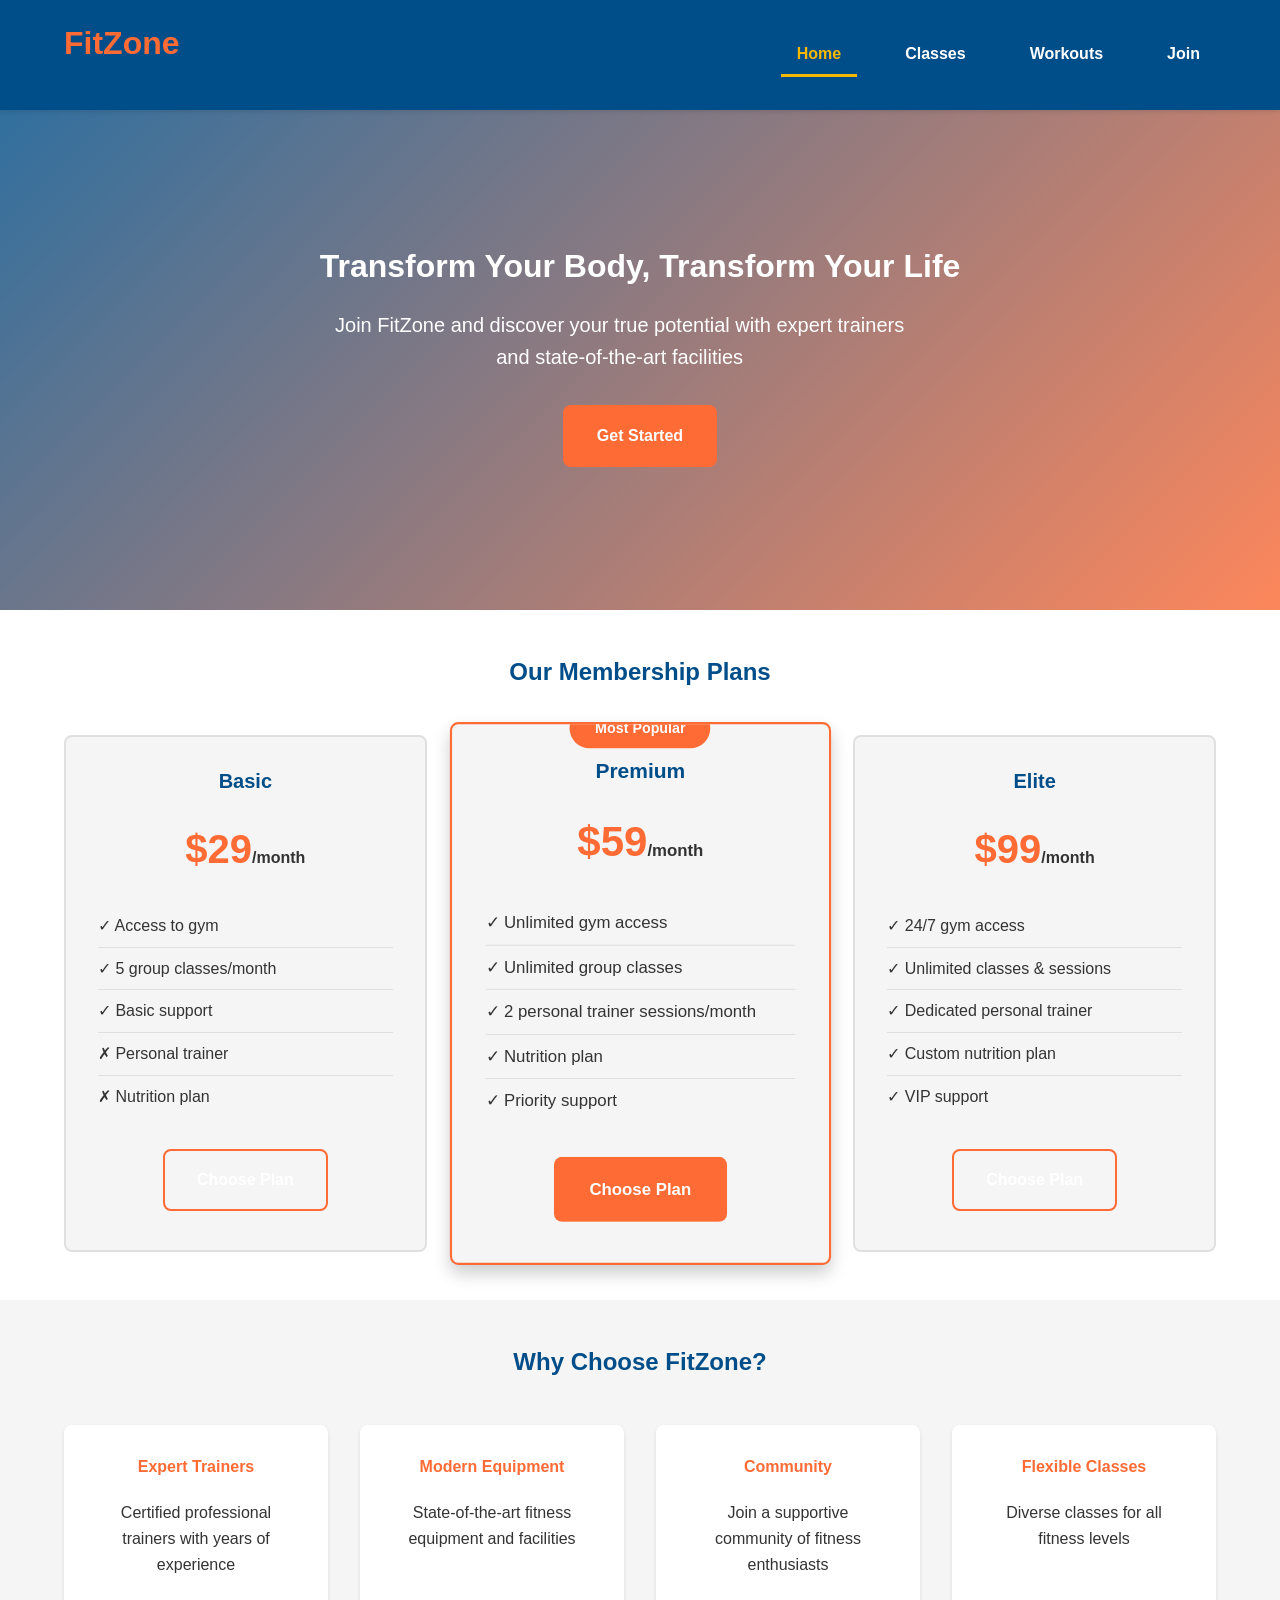
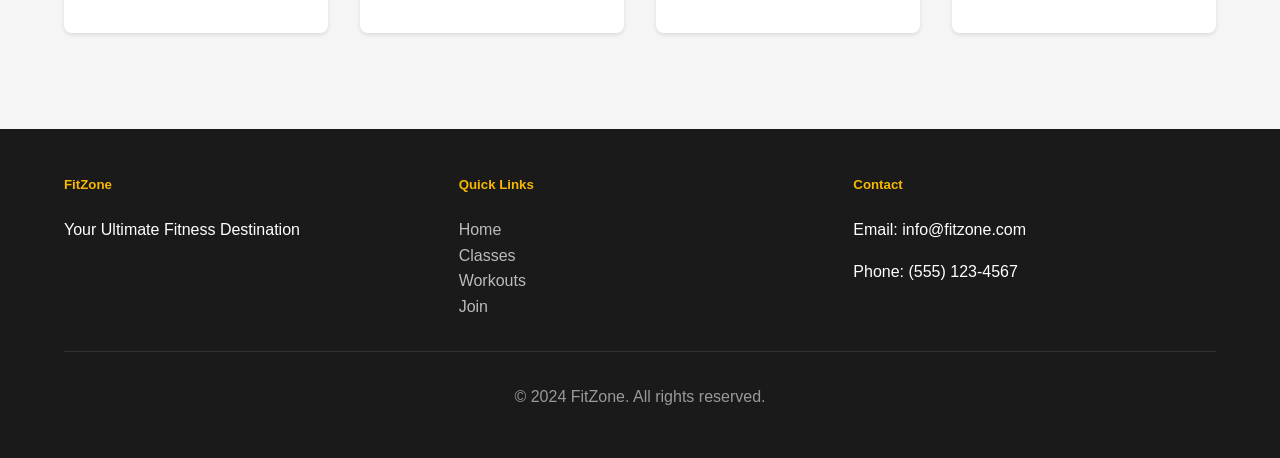
<file: index.html>
<!DOCTYPE html>
<html lang="en">
<head>
    <meta charset="UTF-8">
    <meta name="viewport" content="width=device-width, initial-scale=1.0">
    <title>FitZone - Your Ultimate Fitness Destination</title>
    <link rel="icon" type="image/x-icon" href="images/favicon.png">
    <link rel="stylesheet" href="css/styles.css">
    <link rel="stylesheet" href="css/animations.css">
</head>
<body>
    <!-- Navigation -->
    <nav class="navbar">
        <div class="container">
            <div class="nav-wrapper">
                <div class="logo">
                    <h1>FitZone</h1>
                </div>
                <ul class="nav-links">
                    <li><a href="index.html" class="active">Home</a></li>
                    <li><a href="classes.html">Classes</a></li>
                    <li><a href="workouts.html">Workouts</a></li>
                    <li><a href="join.html">Join</a></li>
                </ul>
            </div>
        </div>
    </nav>

    <!-- Hero Section -->
    <header class="hero">
        <div class="hero-content">
            <h2>Transform Your Body, Transform Your Life</h2>
            <p>Join FitZone and discover your true potential with expert trainers and state-of-the-art facilities</p>
            <a href="join.html" class="btn btn-primary">Get Started</a>
        </div>
    </header>

    <!-- Main Content -->
    <main>
        <!-- Pricing Cards Section -->
        <section class="pricing-section">
            <div class="container">
                <h2 class="section-title">Our Membership Plans</h2>
                <div class="pricing-grid">
                    <!-- Basic Plan -->
                    <div class="pricing-card basic-card">
                        <h3>Basic</h3>
                        <p class="price">$29<span>/month</span></p>
                        <ul class="features">
                            <li>✓ Access to gym</li>
                            <li>✓ 5 group classes/month</li>
                            <li>✓ Basic support</li>
                            <li>✗ Personal trainer</li>
                            <li>✗ Nutrition plan</li>
                        </ul>
                        <a href="join.html" class="btn btn-secondary">Choose Plan</a>
                    </div>

                    <!-- Premium Plan -->
                    <div class="pricing-card premium-card featured">
                        <div class="badge">Most Popular</div>
                        <h3>Premium</h3>
                        <p class="price">$59<span>/month</span></p>
                        <ul class="features">
                            <li>✓ Unlimited gym access</li>
                            <li>✓ Unlimited group classes</li>
                            <li>✓ 2 personal trainer sessions/month</li>
                            <li>✓ Nutrition plan</li>
                            <li>✓ Priority support</li>
                        </ul>
                        <a href="join.html" class="btn btn-primary">Choose Plan</a>
                    </div>

                    <!-- Elite Plan -->
                    <div class="pricing-card elite-card">
                        <h3>Elite</h3>
                        <p class="price">$99<span>/month</span></p>
                        <ul class="features">
                            <li>✓ 24/7 gym access</li>
                            <li>✓ Unlimited classes & sessions</li>
                            <li>✓ Dedicated personal trainer</li>
                            <li>✓ Custom nutrition plan</li>
                            <li>✓ VIP support</li>
                        </ul>
                        <a href="join.html" class="btn btn-secondary">Choose Plan</a>
                    </div>
                </div>
            </div>
        </section>

        <!-- Why Choose Us Section -->
        <section class="why-us">
            <div class="container">
                <h2 class="section-title">Why Choose FitZone?</h2>
                <div class="features-grid">
                    <div class="feature-item">
                        <h4>Expert Trainers</h4>
                        <p>Certified professional trainers with years of experience</p>
                    </div>
                    <div class="feature-item">
                        <h4>Modern Equipment</h4>
                        <p>State-of-the-art fitness equipment and facilities</p>
                    </div>
                    <div class="feature-item">
                        <h4>Community</h4>
                        <p>Join a supportive community of fitness enthusiasts</p>
                    </div>
                    <div class="feature-item">
                        <h4>Flexible Classes</h4>
                        <p>Diverse classes for all fitness levels</p>
                    </div>
                </div>
            </div>
        </section>
    </main>

    <!-- Footer -->
    <footer class="footer">
        <div class="container">
            <div class="footer-content">
                <div class="footer-section">
                    <h5>FitZone</h5>
                    <p>Your Ultimate Fitness Destination</p>
                </div>
                <div class="footer-section">
                    <h5>Quick Links</h5>
                    <ul>
                        <li><a href="index.html">Home</a></li>
                        <li><a href="classes.html">Classes</a></li>
                        <li><a href="workouts.html">Workouts</a></li>
                        <li><a href="join.html">Join</a></li>
                    </ul>
                </div>
                <div class="footer-section">
                    <h5>Contact</h5>
                    <p>Email: info@fitzone.com</p>
                    <p>Phone: (555) 123-4567</p>
                </div>
            </div>
            <div class="footer-bottom">
                <p>&copy; 2024 FitZone. All rights reserved.</p>
            </div>
        </div>
    </footer>
</body>
</html>
</file>
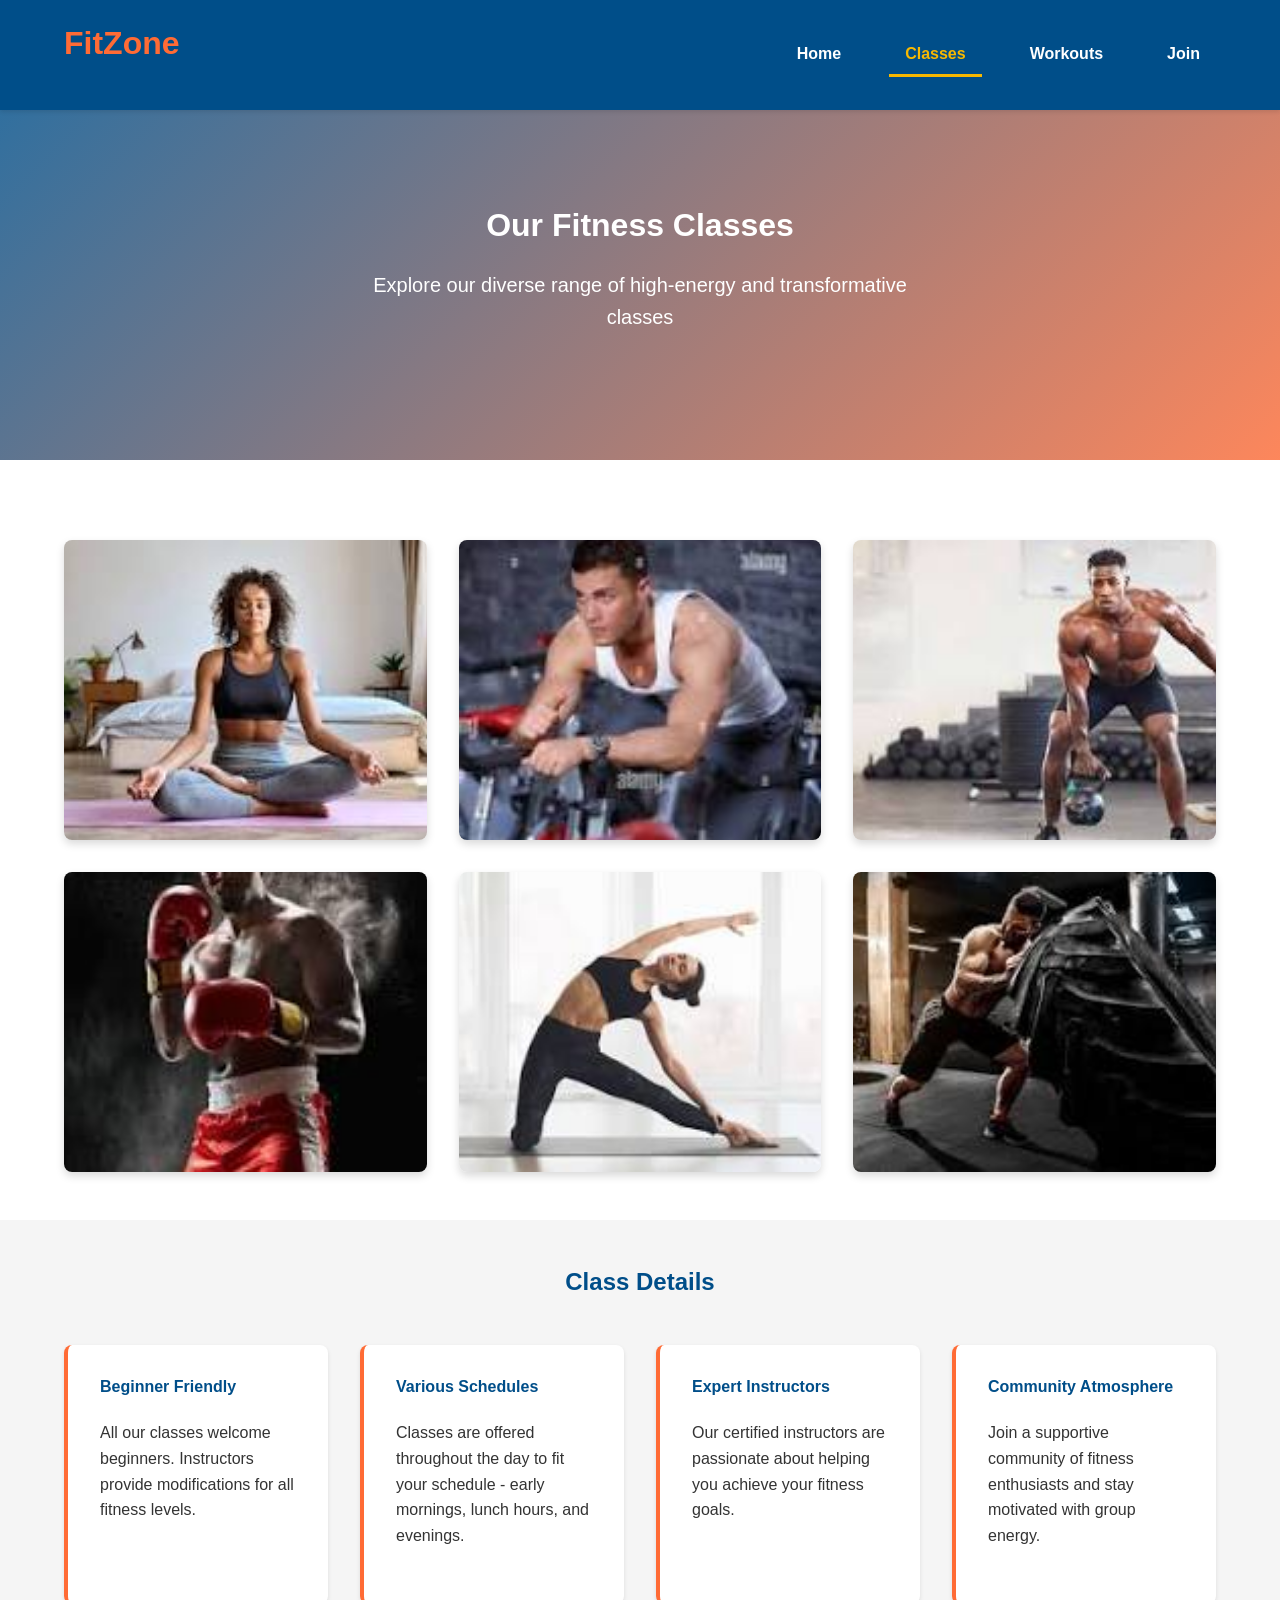
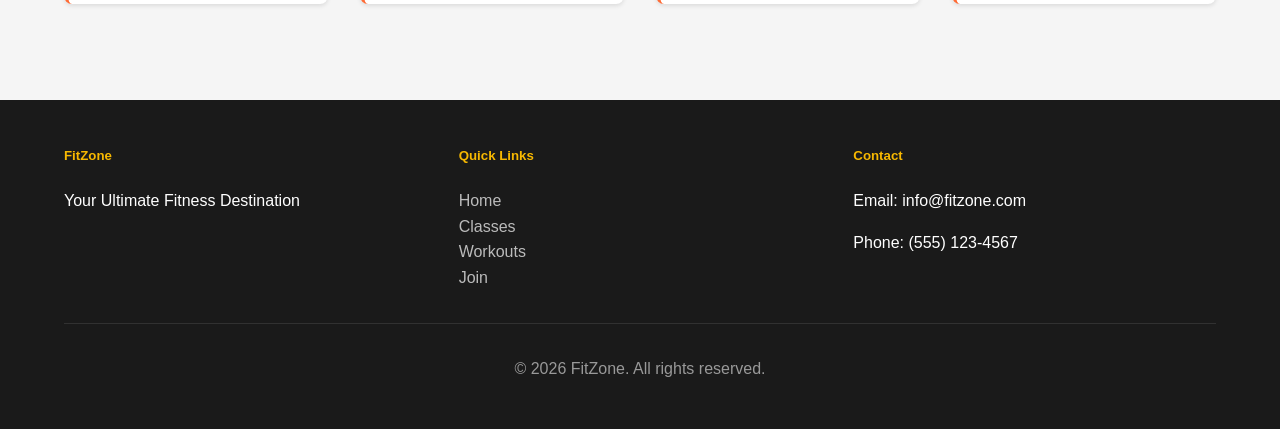
<file: classes.html>
<!DOCTYPE html>
<html lang="en">
<head>
    <meta charset="UTF-8">
    <meta name="viewport" content="width=device-width, initial-scale=1.0">
    <title>Classes - FitZone</title>
    <link rel="icon" type="image/x-icon" href="images/favicon.png">
    <link rel="stylesheet" href="css/styles.css">
    <link rel="stylesheet" href="css/animations.css">
</head>
<body>
    <!-- Navigation -->
    <nav class="navbar">
        <div class="container">
            <div class="nav-wrapper">
                <div class="logo">
                    <h1>FitZone</h1>
                </div>
                <ul class="nav-links">
                    <li><a href="index.html">Home</a></li>
                    <li><a href="classes.html" class="active">Classes</a></li>
                    <li><a href="workouts.html">Workouts</a></li>
                    <li><a href="join.html">Join</a></li>
                </ul>
            </div>
        </div>
    </nav>

    <!-- Hero Section for Gallery -->
    <header class="gallery-hero">
        <div class="hero-content">
            <h2>Our Fitness Classes</h2>
            <p>Explore our diverse range of high-energy and transformative classes</p>
        </div>
    </header>

    <main>
        <!-- Classes Gallery Grid -->
        <section class="gallery-section">
            <div class="container">
                <div class="gallery-grid">
                    <!-- Yoga -->
                    <div class="gallery-item">
                        <div class="gallery-image-wrapper">
                            <img src="images/gallery/yoga.jfif" alt="Yoga Class">
                            <div class="gallery-overlay">
                                <h3>Yoga</h3>
                                <p>Find your inner peace</p>
                            </div>
                        </div>
                    </div>

                    <!-- Spin -->
                    <div class="gallery-item">
                        <div class="gallery-image-wrapper">
                            <img src="images/gallery/spin.jfif" alt="Spin Class">
                            <div class="gallery-overlay">
                                <h3>Spin</h3>
                                <p>High-energy cardio workout</p>
                            </div>
                        </div>
                    </div>

                    <!-- HIIT -->
                    <div class="gallery-item">
                        <div class="gallery-image-wrapper">
                            <img src="images/gallery/hiit.jfif" alt="HIIT Class">
                            <div class="gallery-overlay">
                                <h3>HIIT</h3>
                                <p>Intense interval training</p>
                            </div>
                        </div>
                    </div>

                    <!-- Boxing -->
                    <div class="gallery-item">
                        <div class="gallery-image-wrapper">
                            <img src="images/gallery/boxing.jfif" alt="Boxing Class">
                            <div class="gallery-overlay">
                                <h3>Boxing</h3>
                                <p>Build strength and confidence</p>
                            </div>
                        </div>
                    </div>

                    <!-- Pilates -->
                    <div class="gallery-item">
                        <div class="gallery-image-wrapper">
                            <img src="images/gallery/pilates.jfif" alt="Pilates Class">
                            <div class="gallery-overlay">
                                <h3>Pilates</h3>
                                <p>Core strength and flexibility</p>
                            </div>
                        </div>
                    </div>

                    <!-- CrossFit -->
                    <div class="gallery-item">
                        <div class="gallery-image-wrapper">
                            <img src="images/gallery/crossfit.jfif" alt="CrossFit Class">
                            <div class="gallery-overlay">
                                <h3>CrossFit</h3>
                                <p>Functional fitness training</p>
                            </div>
                        </div>
                    </div>
                </div>
            </div>
        </section>

        <!-- Class Information Section -->
        <section class="class-info">
            <div class="container">
                <h2 class="section-title">Class Details</h2>
                <div class="info-grid">
                    <div class="info-card">
                        <h4>Beginner Friendly</h4>
                        <p>All our classes welcome beginners. Instructors provide modifications for all fitness levels.</p>
                    </div>
                    <div class="info-card">
                        <h4>Various Schedules</h4>
                        <p>Classes are offered throughout the day to fit your schedule - early mornings, lunch hours, and evenings.</p>
                    </div>
                    <div class="info-card">
                        <h4>Expert Instructors</h4>
                        <p>Our certified instructors are passionate about helping you achieve your fitness goals.</p>
                    </div>
                    <div class="info-card">
                        <h4>Community Atmosphere</h4>
                        <p>Join a supportive community of fitness enthusiasts and stay motivated with group energy.</p>
                    </div>
                </div>
            </div>
        </section>
    </main>

    <!-- Footer -->
    <footer class="footer">
        <div class="container">
            <div class="footer-content">
                <div class="footer-section">
                    <h5>FitZone</h5>
                    <p>Your Ultimate Fitness Destination</p>
                </div>
                <div class="footer-section">
                    <h5>Quick Links</h5>
                    <ul>
                        <li><a href="index.html">Home</a></li>
                        <li><a href="classes.html">Classes</a></li>
                        <li><a href="workouts.html">Workouts</a></li>
                        <li><a href="join.html">Join</a></li>
                    </ul>
                </div>
                <div class="footer-section">
                    <h5>Contact</h5>
                    <p>Email: info@fitzone.com</p>
                    <p>Phone: (555) 123-4567</p>
                </div>
            </div>
            <div class="footer-bottom">
                <p>&copy; 2026 FitZone. All rights reserved.</p>
            </div>
        </div>
    </footer>
</body>
</html>
</file>
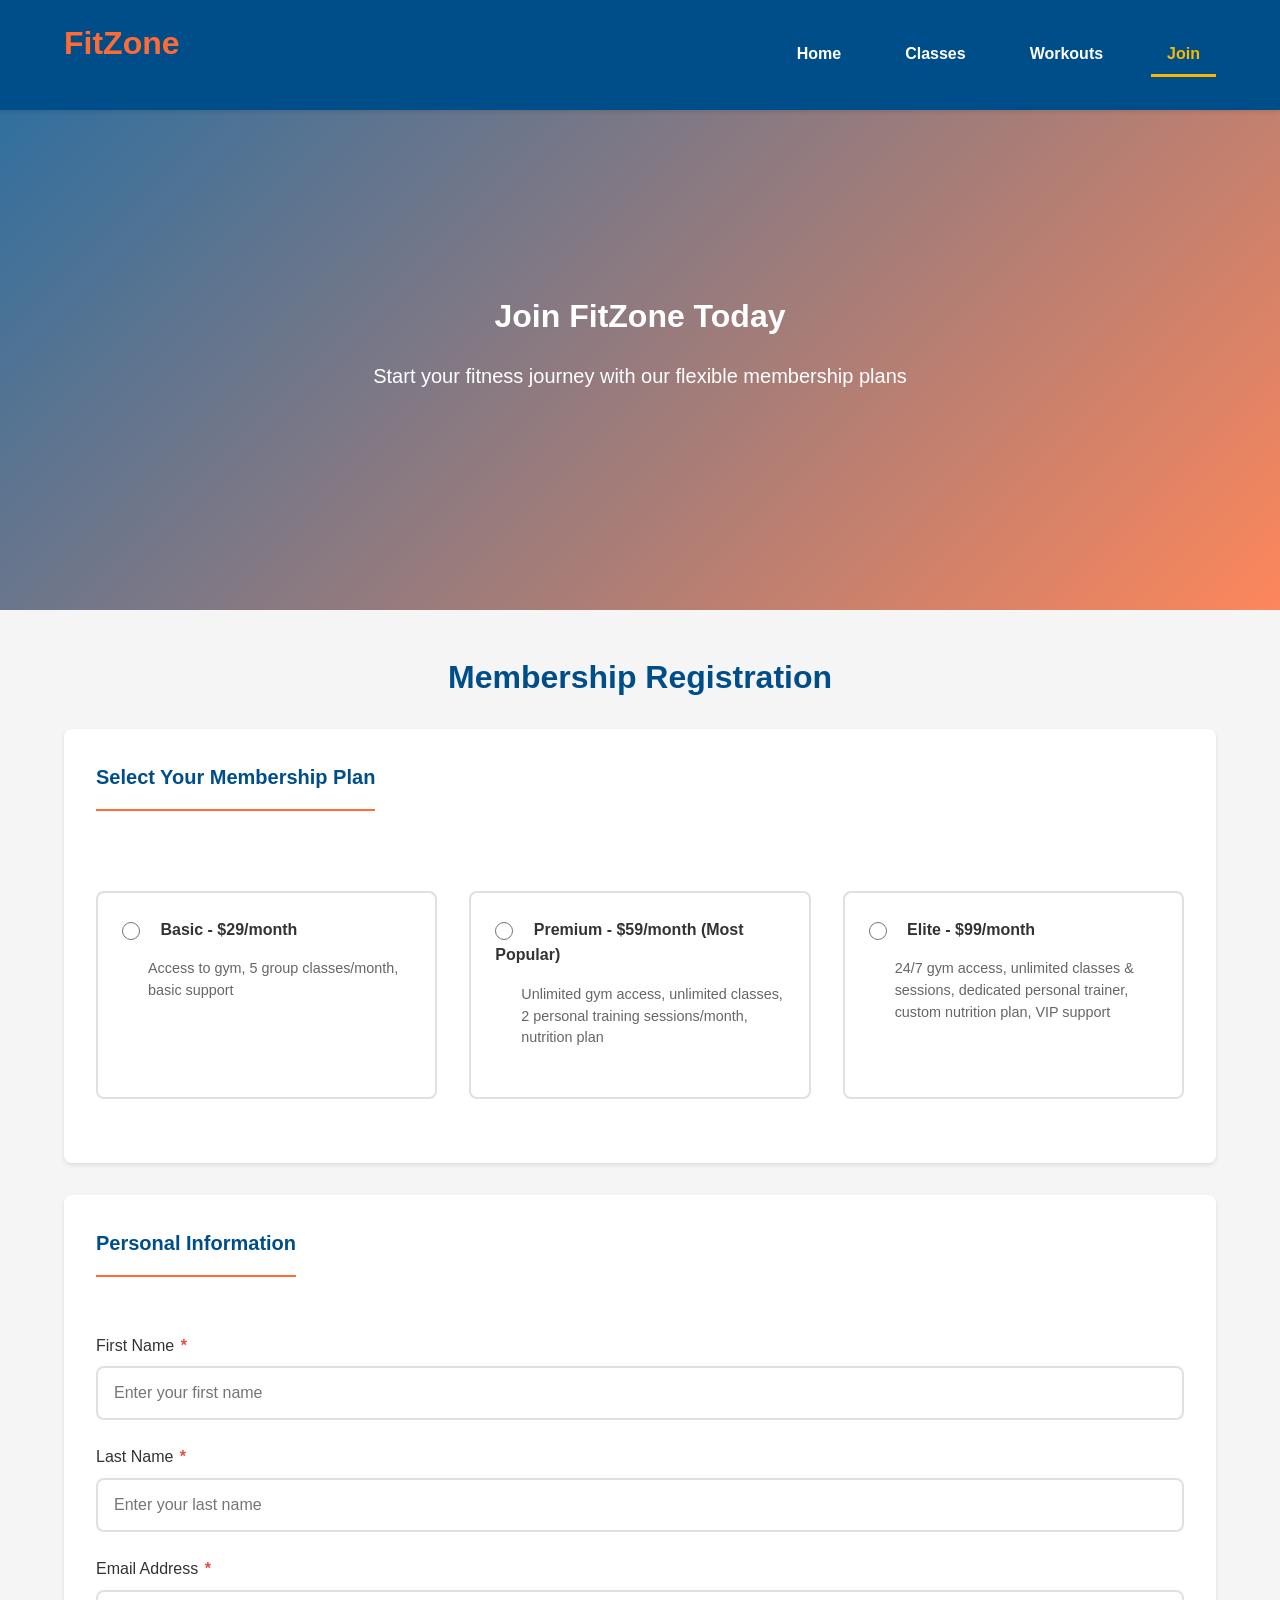
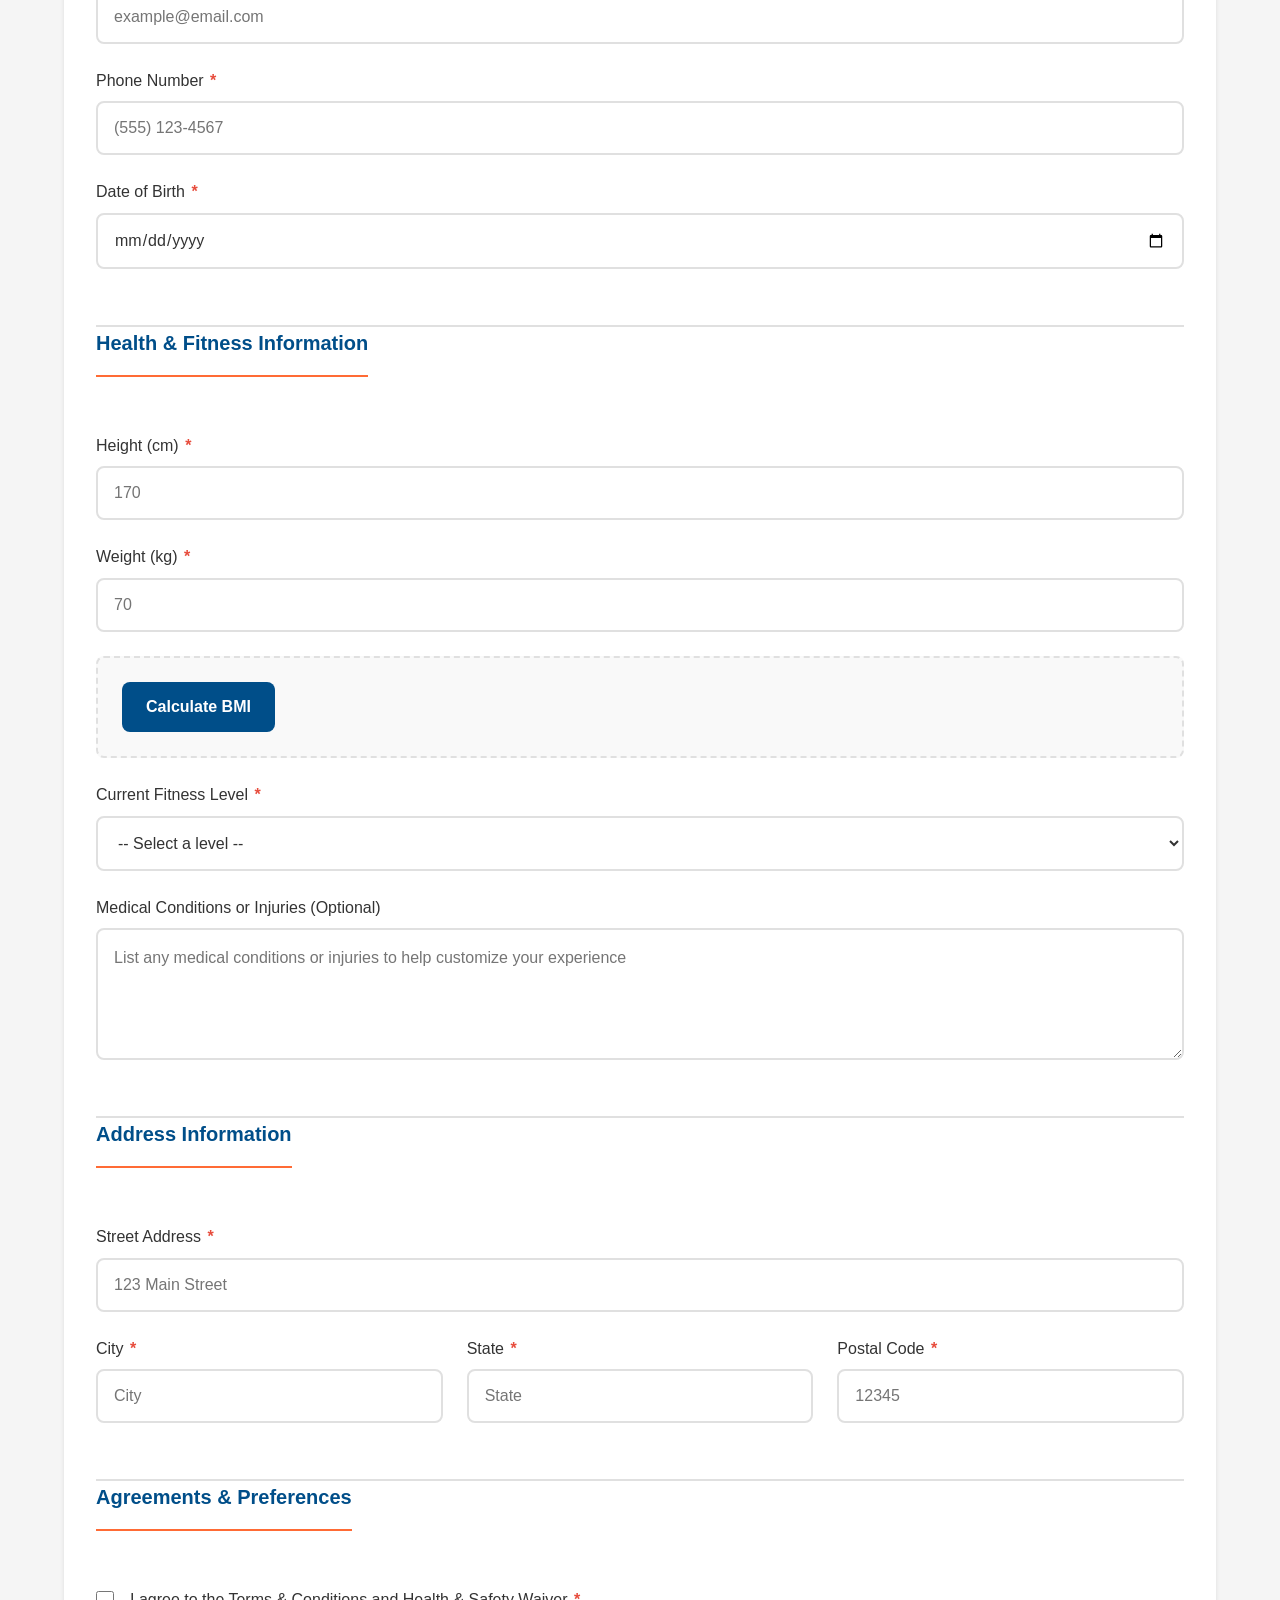
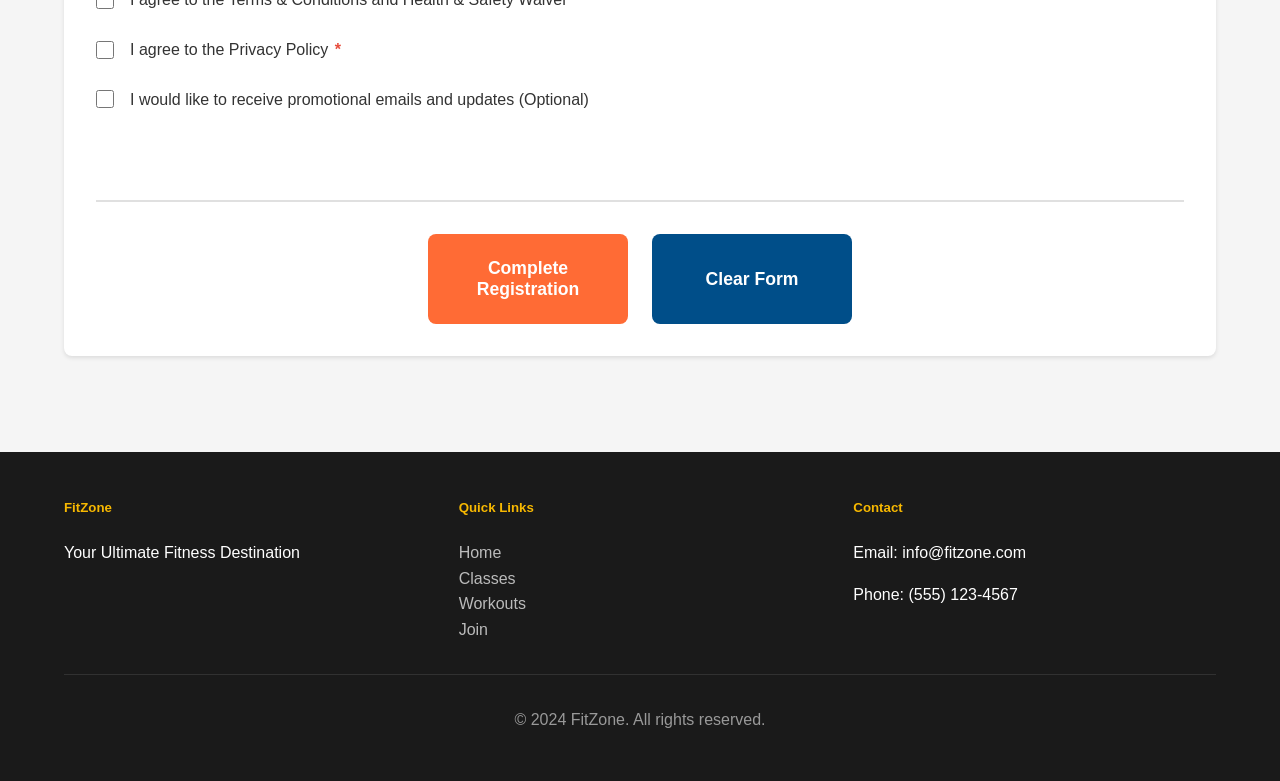
<file: join.html>
<!DOCTYPE html>
<html lang="en">
<head>
    <meta charset="UTF-8">
    <meta name="viewport" content="width=device-width, initial-scale=1.0">
    <title>Join FitZone - Membership Registration</title>
    <link rel="icon" type="image/x-icon" href="images/favicon.ico">
    <link rel="stylesheet" href="css/styles.css">
    <link rel="stylesheet" href="css/animations.css">
    <link rel="stylesheet" href="css/forms.css">
</head>
<body>
    <!-- Skip Links -->
    <a href="#main-content" class="skip-link">Skip to main content</a>
    <a href="#form-section" class="skip-link">Skip to membership form</a>

    <!-- Navigation -->
    <nav class="navbar" aria-label="Main navigation">
        <div class="container">
            <div class="nav-wrapper">
                <div class="logo">
                    <h1>FitZone</h1>
                </div>
                <ul class="nav-links">
                    <li><a href="index.html">Home</a></li>
                    <li><a href="classes.html">Classes</a></li>
                    <li><a href="workouts.html">Workouts</a></li>
                    <li><a href="join.html" class="active" aria-current="page">Join</a></li>
                </ul>
            </div>
        </div>
    </nav>

    <!-- Hero Section -->
    <header class="hero">
        <div class="hero-content">
            <h2>Join FitZone Today</h2>
            <p>Start your fitness journey with our flexible membership plans</p>
        </div>
    </header>

    <!-- Main Content -->
    <main id="main-content">
        <!-- Membership Form Section -->
        <section id="form-section" class="form-container">
            <div class="container">
                <h2 class="section-title">Membership Registration</h2>

                <!-- Membership Plan Selection -->
                <div class="form-wrapper">
                    <fieldset>
                        <legend class="form-legend">Select Your Membership Plan</legend>
                        <div class="membership-options">
                            <div class="membership-option">
                                <input type="radio" id="plan-basic" name="membership_plan" value="basic" required aria-describedby="plan-basic-desc">
                                <label for="plan-basic">Basic - $29/month</label>
                                <p id="plan-basic-desc" class="plan-description">Access to gym, 5 group classes/month, basic support</p>
                            </div>
                            <div class="membership-option">
                                <input type="radio" id="plan-premium" name="membership_plan" value="premium" aria-describedby="plan-premium-desc">
                                <label for="plan-premium">Premium - $59/month (Most Popular)</label>
                                <p id="plan-premium-desc" class="plan-description">Unlimited gym access, unlimited classes, 2 personal training sessions/month, nutrition plan</p>
                            </div>
                            <div class="membership-option">
                                <input type="radio" id="plan-elite" name="membership_plan" value="elite" aria-describedby="plan-elite-desc">
                                <label for="plan-elite">Elite - $99/month</label>
                                <p id="plan-elite-desc" class="plan-description">24/7 gym access, unlimited classes & sessions, dedicated personal trainer, custom nutrition plan, VIP support</p>
                            </div>
                        </div>
                    </fieldset>
                </div>

                <!-- Registration Form -->
                <form id="membership-form" class="membership-form" novalidate>
                    <!-- Personal Information -->
                    <fieldset>
                        <legend class="form-legend">Personal Information</legend>

                        <div class="form-group">
                            <label for="first-name">First Name <span class="required" aria-label="required">*</span></label>
                            <input
                                type="text"
                                id="first-name"
                                name="first_name"
                                placeholder="Enter your first name"
                                required
                                aria-required="true"
                                aria-describedby="first-name-error">
                            <span id="first-name-error" class="error-message" role="alert"></span>
                        </div>

                        <div class="form-group">
                            <label for="last-name">Last Name <span class="required" aria-label="required">*</span></label>
                            <input
                                type="text"
                                id="last-name"
                                name="last_name"
                                placeholder="Enter your last name"
                                required
                                aria-required="true"
                                aria-describedby="last-name-error">
                            <span id="last-name-error" class="error-message" role="alert"></span>
                        </div>

                        <div class="form-group">
                            <label for="email">Email Address <span class="required" aria-label="required">*</span></label>
                            <input
                                type="email"
                                id="email"
                                name="email"
                                placeholder="example@email.com"
                                required
                                aria-required="true"
                                aria-describedby="email-error">
                            <span id="email-error" class="error-message" role="alert"></span>
                        </div>

                        <div class="form-group">
                            <label for="phone">Phone Number <span class="required" aria-label="required">*</span></label>
                            <input
                                type="tel"
                                id="phone"
                                name="phone"
                                placeholder="(555) 123-4567"
                                pattern="[\d\s\-\+\(\)]+"
                                required
                                aria-required="true"
                                aria-describedby="phone-error">
                            <span id="phone-error" class="error-message" role="alert"></span>
                        </div>

                        <div class="form-group">
                            <label for="dob">Date of Birth <span class="required" aria-label="required">*</span></label>
                            <input
                                type="date"
                                id="dob"
                                name="dob"
                                required
                                aria-required="true"
                                aria-describedby="dob-error">
                            <span id="dob-error" class="error-message" role="alert"></span>
                        </div>
                    </fieldset>

                    <!-- Health & Fitness Information -->
                    <fieldset>
                        <legend class="form-legend">Health & Fitness Information</legend>

                        <div class="form-group">
                            <label for="height">Height (cm) <span class="required" aria-label="required">*</span></label>
                            <input
                                type="number"
                                id="height"
                                name="height"
                                placeholder="170"
                                min="50"
                                max="300"
                                required
                                aria-required="true"
                                aria-describedby="height-error">
                            <span id="height-error" class="error-message" role="alert"></span>
                        </div>

                        <div class="form-group">
                            <label for="weight">Weight (kg) <span class="required" aria-label="required">*</span></label>
                            <input
                                type="number"
                                id="weight"
                                name="weight"
                                placeholder="70"
                                min="20"
                                max="300"
                                step="0.1"
                                required
                                aria-required="true"
                                aria-describedby="weight-error">
                            <span id="weight-error" class="error-message" role="alert"></span>
                        </div>

                        <!-- BMI Calculator Widget -->
                        <div id="bmi-widget" class="bmi-widget" aria-live="polite" aria-label="BMI Calculator">
                            <button type="button" id="calculate-bmi" class="btn btn-secondary">Calculate BMI</button>
                            <div id="bmi-result" class="bmi-result" style="display: none;">
                                <p>Your BMI: <strong id="bmi-value"></strong></p>
                                <p id="bmi-category"></p>
                            </div>
                        </div>

                        <div class="form-group">
                            <label for="fitness-level">Current Fitness Level <span class="required" aria-label="required">*</span></label>
                            <select
                                id="fitness-level"
                                name="fitness_level"
                                required
                                aria-required="true"
                                aria-describedby="fitness-level-error">
                                <option value="">-- Select a level --</option>
                                <option value="beginner">Beginner</option>
                                <option value="intermediate">Intermediate</option>
                                <option value="advanced">Advanced</option>
                                <option value="professional">Professional</option>
                            </select>
                            <span id="fitness-level-error" class="error-message" role="alert"></span>
                        </div>

                        <div class="form-group">
                            <label for="medical-conditions">Medical Conditions or Injuries (Optional)</label>
                            <textarea
                                id="medical-conditions"
                                name="medical_conditions"
                                placeholder="List any medical conditions or injuries to help customize your experience"
                                aria-describedby="medical-conditions-error"
                                rows="4"></textarea>
                            <span id="medical-conditions-error" class="error-message" role="alert"></span>
                        </div>
                    </fieldset>

                    <!-- Address Information -->
                    <fieldset>
                        <legend class="form-legend">Address Information</legend>

                        <div class="form-group">
                            <label for="address">Street Address <span class="required" aria-label="required">*</span></label>
                            <input
                                type="text"
                                id="address"
                                name="address"
                                placeholder="123 Main Street"
                                required
                                aria-required="true"
                                aria-describedby="address-error">
                            <span id="address-error" class="error-message" role="alert"></span>
                        </div>

                        <div class="form-row">
                            <div class="form-group">
                                <label for="city">City <span class="required" aria-label="required">*</span></label>
                                <input
                                    type="text"
                                    id="city"
                                    name="city"
                                    placeholder="City"
                                    required
                                    aria-required="true"
                                    aria-describedby="city-error">
                                <span id="city-error" class="error-message" role="alert"></span>
                            </div>

                            <div class="form-group">
                                <label for="state">State <span class="required" aria-label="required">*</span></label>
                                <input
                                    type="text"
                                    id="state"
                                    name="state"
                                    placeholder="State"
                                    required
                                    aria-required="true"
                                    aria-describedby="state-error">
                                <span id="state-error" class="error-message" role="alert"></span>
                            </div>

                            <div class="form-group">
                                <label for="postal-code">Postal Code <span class="required" aria-label="required">*</span></label>
                                <input
                                    type="text"
                                    id="postal-code"
                                    name="postal_code"
                                    placeholder="12345"
                                    pattern="[\d\-]+"
                                    required
                                    aria-required="true"
                                    aria-describedby="postal-code-error">
                                <span id="postal-code-error" class="error-message" role="alert"></span>
                            </div>
                        </div>
                    </fieldset>

                    <!-- Agreements -->
                    <fieldset>
                        <legend class="form-legend">Agreements & Preferences</legend>

                        <div class="form-group checkbox-group">
                            <input
                                type="checkbox"
                                id="terms"
                                name="terms"
                                required
                                aria-required="true"
                                aria-describedby="terms-error">
                            <label for="terms">I agree to the Terms & Conditions and Health & Safety Waiver <span class="required" aria-label="required">*</span></label>
                            <span id="terms-error" class="error-message" role="alert"></span>
                        </div>

                        <div class="form-group checkbox-group">
                            <input
                                type="checkbox"
                                id="privacy"
                                name="privacy"
                                required
                                aria-required="true"
                                aria-describedby="privacy-error">
                            <label for="privacy">I agree to the Privacy Policy <span class="required" aria-label="required">*</span></label>
                            <span id="privacy-error" class="error-message" role="alert"></span>
                        </div>

                        <div class="form-group checkbox-group">
                            <input
                                type="checkbox"
                                id="newsletter"
                                name="newsletter">
                            <label for="newsletter">I would like to receive promotional emails and updates (Optional)</label>
                        </div>
                    </fieldset>

                    <!-- Form Actions -->
                    <div class="form-actions">
                        <button type="submit" class="btn btn-primary btn-large">Complete Registration</button>
                        <button type="reset" class="btn btn-secondary btn-large">Clear Form</button>
                    </div>
                </form>

                <!-- Success Message -->
                <div id="success-message" class="success-message" role="alert" aria-live="polite" style="display: none;">
                    <h3>Registration Successful!</h3>
                    <p>Welcome to FitZone! Check your email for confirmation.</p>
                    <div id="submitted-data" class="submitted-data"></div>
                </div>
            </div>
        </section>
    </main>

    <!-- Footer -->
    <footer class="footer">
        <div class="container">
            <div class="footer-content">
                <div class="footer-section">
                    <h5>FitZone</h5>
                    <p>Your Ultimate Fitness Destination</p>
                </div>
                <div class="footer-section">
                    <h5>Quick Links</h5>
                    <ul>
                        <li><a href="index.html">Home</a></li>
                        <li><a href="classes.html">Classes</a></li>
                        <li><a href="workouts.html">Workouts</a></li>
                        <li><a href="join.html">Join</a></li>
                    </ul>
                </div>
                <div class="footer-section">
                    <h5>Contact</h5>
                    <p>Email: info@fitzone.com</p>
                    <p>Phone: (555) 123-4567</p>
                </div>
            </div>
            <div class="footer-bottom">
                <p>&copy; 2024 FitZone. All rights reserved.</p>
            </div>
        </div>
    </footer>

    <script src="js/bmi.js"></script>
    <script src="js/validate.js"></script>
</body>
</html>
</file>
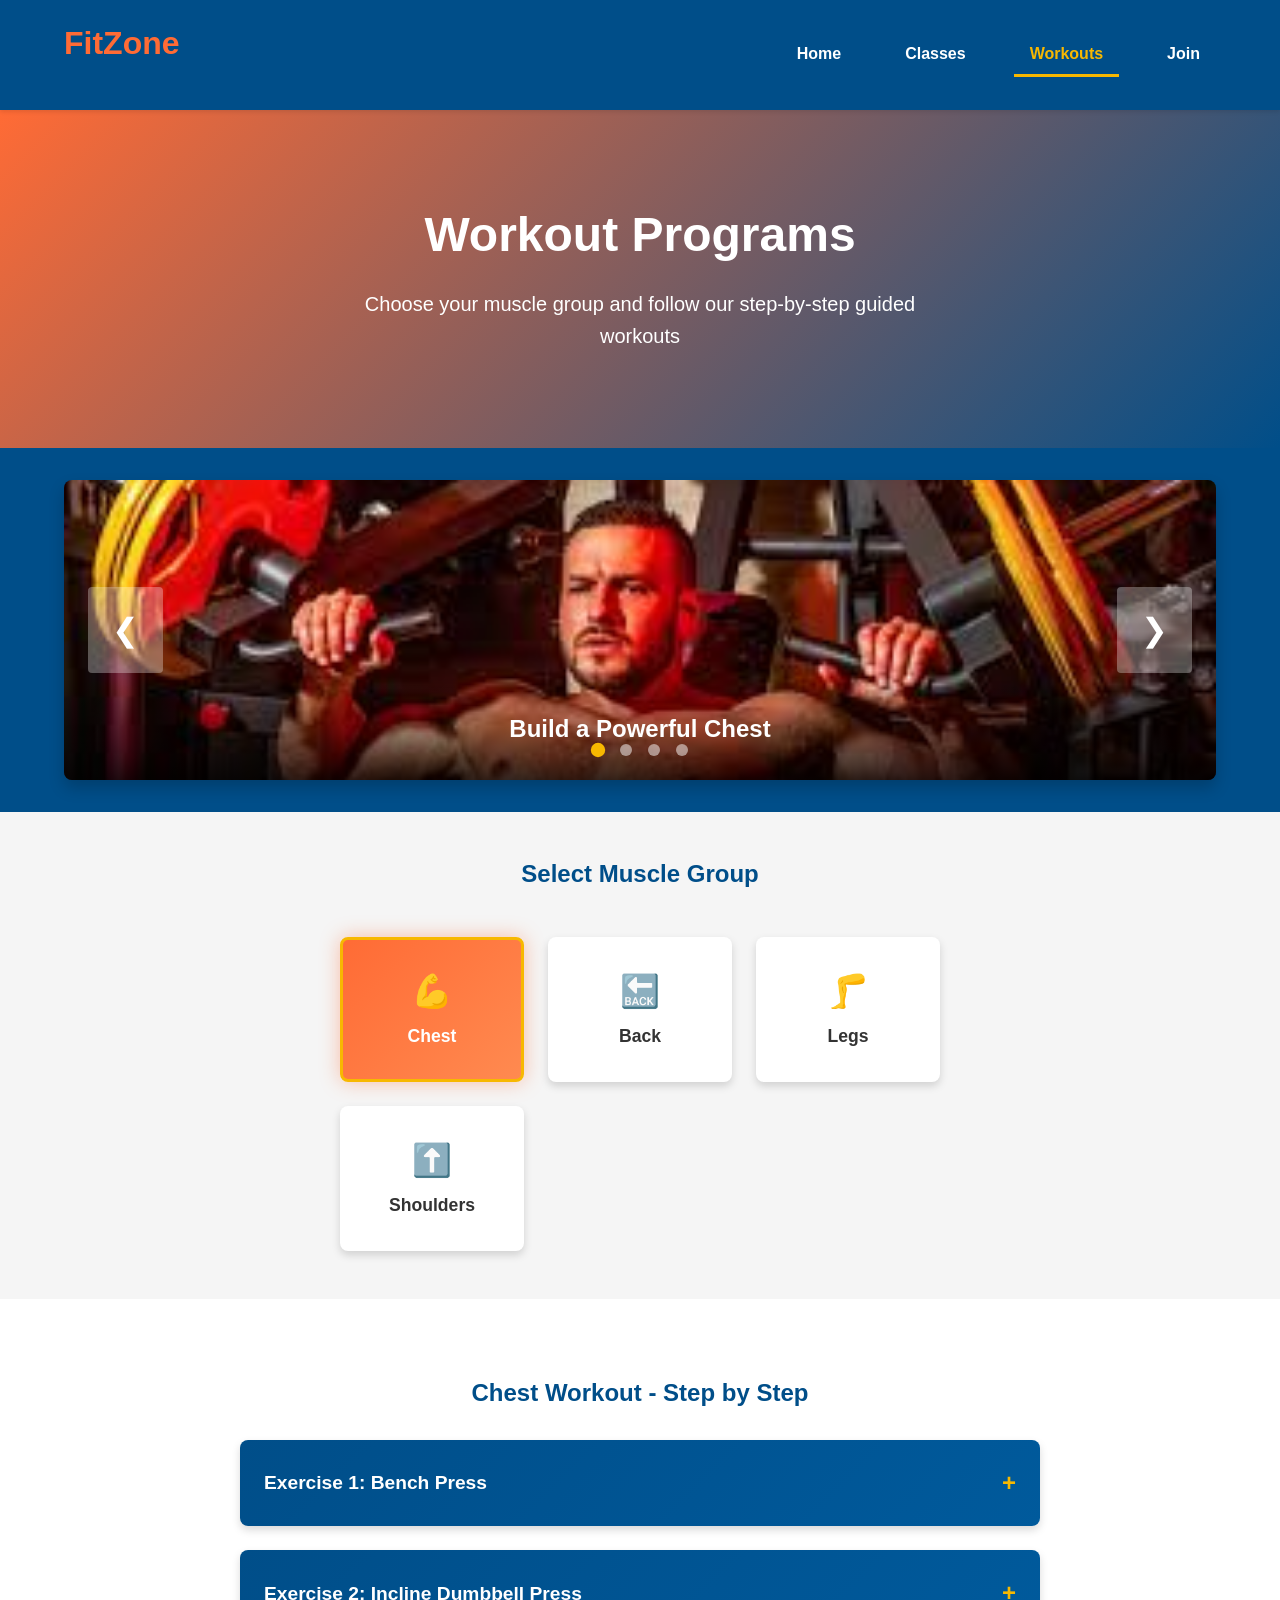
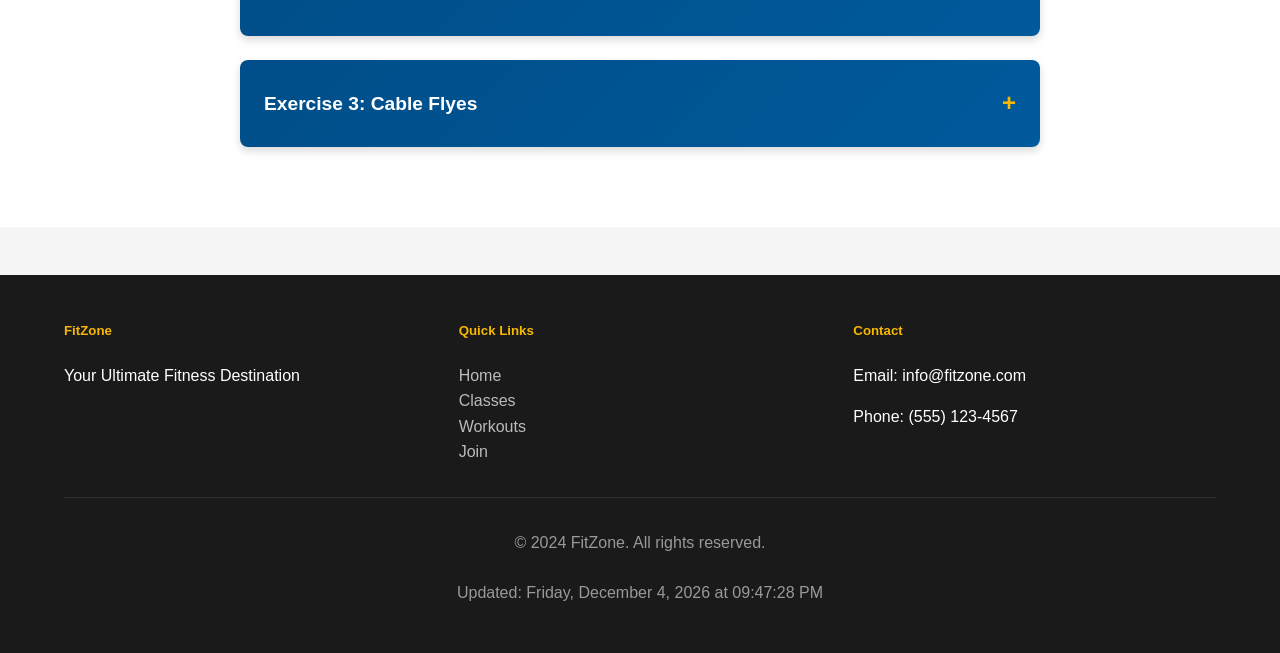
<file: workouts.html>
<!DOCTYPE html>
<html lang="en">
<head>
    <meta charset="UTF-8">
    <meta name="viewport" content="width=device-width, initial-scale=1.0">
    <title>Workouts - FitZone</title>
    <link rel="icon" type="image/x-icon" href="images/favicon.png">
    <link rel="stylesheet" href="css/styles.css">
    <link rel="stylesheet" href="css/animations.css">
    <link rel="stylesheet" href="css/workouts.css">
    <script src="https://code.jquery.com/jquery-3.6.0.min.js"></script>
</head>
<body>
    <!-- Navigation -->
    <nav class="navbar">
        <div class="container">
            <div class="nav-wrapper">
                <div class="logo">
                    <h1>FitZone</h1>
                </div>
                <ul class="nav-links">
                    <li><a href="index.html">Home</a></li>
                    <li><a href="classes.html">Classes</a></li>
                    <li><a href="workouts.html" class="active">Workouts</a></li>
                    <li><a href="join.html">Join</a></li>
                </ul>
            </div>
        </div>
    </nav>

    <!-- Hero Section for Workouts -->
    <header class="workouts-hero">
        <div class="hero-content">
            <h2>Workout Programs</h2>
            <p>Choose your muscle group and follow our step-by-step guided workouts</p>
        </div>
    </header>

    <!-- Cookie Consent Banner -->
    <div id="cookie-consent" class="cookie-consent hidden">
        <div class="cookie-content">
            <p>We use cookies to save your preferences and workout history. By continuing, you accept our cookie policy.</p>
            <div class="cookie-buttons">
                <button id="accept-cookies" class="btn btn-primary">Accept</button>
                <button id="decline-cookies" class="btn btn-secondary">Decline</button>
            </div>
        </div>
    </div>

    <!-- Auto-Rotating Carousel Banner -->
    <section class="carousel-section">
        <div class="carousel-container">
            <div class="carousel-wrapper">
                <div class="carousel-slides">
                    <div class="carousel-slide">
                        <img src="images/workouts/chest.jfif" alt="Chest Workout">
                        <div class="carousel-caption">Build a Powerful Chest</div>
                    </div>
                    <div class="carousel-slide">
                        <img src="images/workouts/back.jfif" alt="Back Workout">
                        <div class="carousel-caption">Strengthen Your Back</div>
                    </div>
                    <div class="carousel-slide">
                        <img src="images/workouts/legs.jfif" alt="Legs Workout">
                        <div class="carousel-caption">Power Up Your Legs</div>
                    </div>
                    <div class="carousel-slide">
                        <img src="images/workouts/shoulders.jfif" alt="Shoulders Workout">
                        <div class="carousel-caption">Shape Your Shoulders</div>
                    </div>
                </div>
                <button class="carousel-prev">❮</button>
                <button class="carousel-next">❯</button>
                <div class="carousel-dots">
                    <span class="dot active" data-slide="0"></span>
                    <span class="dot" data-slide="1"></span>
                    <span class="dot" data-slide="2"></span>
                    <span class="dot" data-slide="3"></span>
                </div>
            </div>
        </div>
    </section>

    <main>
        <!-- Muscle Group Buttons -->
        <section class="muscle-groups-section">
            <div class="container">
                <h2 class="section-title">Select Muscle Group</h2>
                <div class="muscle-buttons">
                    <button class="muscle-btn active" data-muscle="chest">
                        <span class="muscle-icon">💪</span>
                        <span>Chest</span>
                    </button>
                    <button class="muscle-btn" data-muscle="back">
                        <span class="muscle-icon">🔙</span>
                        <span>Back</span>
                    </button>
                    <button class="muscle-btn" data-muscle="legs">
                        <span class="muscle-icon">🦵</span>
                        <span>Legs</span>
                    </button>
                    <button class="muscle-btn" data-muscle="shoulders">
                        <span class="muscle-icon">⬆️</span>
                        <span>Shoulders</span>
                    </button>
                </div>
            </div>
        </section>

        <!-- Accordion Workout Details -->
        <section class="workout-accordion-section">
            <div class="container">
                <div class="accordion" id="chest-accordion" data-muscle="chest">
                    <h3 class="section-title">Chest Workout - Step by Step</h3>

                    <div class="accordion-item">
                        <div class="accordion-header">
                            <h4>Exercise 1: Bench Press</h4>
                            <span class="accordion-toggle">+</span>
                        </div>
                        <div class="accordion-content">
                            <div class="exercise-details">
                                <p><strong>Sets:</strong> 4</p>
                                <p><strong>Reps:</strong> 8-10</p>
                                <p><strong>Rest:</strong> 90-120 seconds</p>
                                <p><strong>Instructions:</strong> Lie flat on bench, grip the bar with hands shoulder-width apart. Lower the bar to your chest and press it back up explosively.</p>
                            </div>
                        </div>
                    </div>

                    <div class="accordion-item">
                        <div class="accordion-header">
                            <h4>Exercise 2: Incline Dumbbell Press</h4>
                            <span class="accordion-toggle">+</span>
                        </div>
                        <div class="accordion-content">
                            <div class="exercise-details">
                                <p><strong>Sets:</strong> 3</p>
                                <p><strong>Reps:</strong> 10-12</p>
                                <p><strong>Rest:</strong> 60-90 seconds</p>
                                <p><strong>Instructions:</strong> Sit on an incline bench set at 45 degrees. Press dumbbells upward and slightly forward with controlled movement.</p>
                            </div>
                        </div>
                    </div>

                    <div class="accordion-item">
                        <div class="accordion-header">
                            <h4>Exercise 3: Cable Flyes</h4>
                            <span class="accordion-toggle">+</span>
                        </div>
                        <div class="accordion-content">
                            <div class="exercise-details">
                                <p><strong>Sets:</strong> 3</p>
                                <p><strong>Reps:</strong> 12-15</p>
                                <p><strong>Rest:</strong> 45-60 seconds</p>
                                <p><strong>Instructions:</strong> Stand on a machine, keep a slight bend in your elbows, and bring your hands together in a controlled arc motion.</p>
                            </div>
                        </div>
                    </div>
                </div>

                <div class="accordion" id="back-accordion" data-muscle="back" style="display: none;">
                    <h3 class="section-title">Back Workout - Step by Step</h3>

                    <div class="accordion-item">
                        <div class="accordion-header">
                            <h4>Exercise 1: Deadlift</h4>
                            <span class="accordion-toggle">+</span>
                        </div>
                        <div class="accordion-content">
                            <div class="exercise-details">
                                <p><strong>Sets:</strong> 4</p>
                                <p><strong>Reps:</strong> 6-8</p>
                                <p><strong>Rest:</strong> 120-150 seconds</p>
                                <p><strong>Instructions:</strong> Stand with feet hip-width apart, grip the bar at shoulder-width. Lift with your legs, keeping your back straight.</p>
                            </div>
                        </div>
                    </div>

                    <div class="accordion-item">
                        <div class="accordion-header">
                            <h4>Exercise 2: Bent-Over Rows</h4>
                            <span class="accordion-toggle">+</span>
                        </div>
                        <div class="accordion-content">
                            <div class="exercise-details">
                                <p><strong>Sets:</strong> 3</p>
                                <p><strong>Reps:</strong> 10-12</p>
                                <p><strong>Rest:</strong> 90-120 seconds</p>
                                <p><strong>Instructions:</strong> Bend forward at hips with a slight knee bend. Pull the bar up to your lower chest with elbows close to your body.</p>
                            </div>
                        </div>
                    </div>

                    <div class="accordion-item">
                        <div class="accordion-header">
                            <h4>Exercise 3: Pull-ups</h4>
                            <span class="accordion-toggle">+</span>
                        </div>
                        <div class="accordion-content">
                            <div class="exercise-details">
                                <p><strong>Sets:</strong> 3</p>
                                <p><strong>Reps:</strong> 8-12</p>
                                <p><strong>Rest:</strong> 90-120 seconds</p>
                                <p><strong>Instructions:</strong> Grip the bar with hands slightly wider than shoulder-width. Pull yourself up until chin is over the bar, then lower with control.</p>
                            </div>
                        </div>
                    </div>
                </div>

                <div class="accordion" id="legs-accordion" data-muscle="legs" style="display: none;">
                    <h3 class="section-title">Legs Workout - Step by Step</h3>

                    <div class="accordion-item">
                        <div class="accordion-header">
                            <h4>Exercise 1: Squats</h4>
                            <span class="accordion-toggle">+</span>
                        </div>
                        <div class="accordion-content">
                            <div class="exercise-details">
                                <p><strong>Sets:</strong> 4</p>
                                <p><strong>Reps:</strong> 8-10</p>
                                <p><strong>Rest:</strong> 120-150 seconds</p>
                                <p><strong>Instructions:</strong> Place bar on shoulders, feet shoulder-width apart. Lower your body as if sitting in a chair, then push back up.</p>
                            </div>
                        </div>
                    </div>

                    <div class="accordion-item">
                        <div class="accordion-header">
                            <h4>Exercise 2: Leg Press</h4>
                            <span class="accordion-toggle">+</span>
                        </div>
                        <div class="accordion-content">
                            <div class="exercise-details">
                                <p><strong>Sets:</strong> 3</p>
                                <p><strong>Reps:</strong> 10-12</p>
                                <p><strong>Rest:</strong> 90-120 seconds</p>
                                <p><strong>Instructions:</strong> Sit on the machine with feet on the platform at shoulder-width. Push the platform away from you, then return with control.</p>
                            </div>
                        </div>
                    </div>

                    <div class="accordion-item">
                        <div class="accordion-header">
                            <h4>Exercise 3: Leg Curls</h4>
                            <span class="accordion-toggle">+</span>
                        </div>
                        <div class="accordion-content">
                            <div class="exercise-details">
                                <p><strong>Sets:</strong> 3</p>
                                <p><strong>Reps:</strong> 12-15</p>
                                <p><strong>Rest:</strong> 60-90 seconds</p>
                                <p><strong>Instructions:</strong> Lie face down on the machine. Curl your legs up towards your glutes, squeezing at the top before lowering.</p>
                            </div>
                        </div>
                    </div>
                </div>

                <div class="accordion" id="shoulders-accordion" data-muscle="shoulders" style="display: none;">
                    <h3 class="section-title">Shoulders Workout - Step by Step</h3>

                    <div class="accordion-item">
                        <div class="accordion-header">
                            <h4>Exercise 1: Military Press</h4>
                            <span class="accordion-toggle">+</span>
                        </div>
                        <div class="accordion-content">
                            <div class="exercise-details">
                                <p><strong>Sets:</strong> 4</p>
                                <p><strong>Reps:</strong> 8-10</p>
                                <p><strong>Rest:</strong> 90-120 seconds</p>
                                <p><strong>Instructions:</strong> Stand with the bar at shoulder height. Press the bar overhead until arms are fully extended, then lower back down.</p>
                            </div>
                        </div>
                    </div>

                    <div class="accordion-item">
                        <div class="accordion-header">
                            <h4>Exercise 2: Lateral Raises</h4>
                            <span class="accordion-toggle">+</span>
                        </div>
                        <div class="accordion-content">
                            <div class="exercise-details">
                                <p><strong>Sets:</strong> 3</p>
                                <p><strong>Reps:</strong> 12-15</p>
                                <p><strong>Rest:</strong> 60-90 seconds</p>
                                <p><strong>Instructions:</strong> Hold dumbbells at your sides with arms slightly bent. Raise them out to the sides until parallel with the floor.</p>
                            </div>
                        </div>
                    </div>

                    <div class="accordion-item">
                        <div class="accordion-header">
                            <h4>Exercise 3: Reverse Peck Deck</h4>
                            <span class="accordion-toggle">+</span>
                        </div>
                        <div class="accordion-content">
                            <div class="exercise-details">
                                <p><strong>Sets:</strong> 3</p>
                                <p><strong>Reps:</strong> 12-15</p>
                                <p><strong>Rest:</strong> 60-90 seconds</p>
                                <p><strong>Instructions:</strong> Sit on the machine facing inward. Pull the handles toward you in a controlled arc, squeezing your rear shoulders.</p>
                            </div>
                        </div>
                    </div>
                </div>
            </div>
        </section>
    </main>

    <!-- Footer -->
    <footer class="footer">
        <div class="container">
            <div class="footer-content">
                <div class="footer-section">
                    <h5>FitZone</h5>
                    <p>Your Ultimate Fitness Destination</p>
                </div>
                <div class="footer-section">
                    <h5>Quick Links</h5>
                    <ul>
                        <li><a href="index.html">Home</a></li>
                        <li><a href="classes.html">Classes</a></li>
                        <li><a href="workouts.html">Workouts</a></li>
                        <li><a href="join.html">Join</a></li>
                    </ul>
                </div>
                <div class="footer-section">
                    <h5>Contact</h5>
                    <p>Email: info@fitzone.com</p>
                    <p>Phone: (555) 123-4567</p>
                </div>
            </div>
            <div class="footer-bottom">
                <p>&copy; 2024 FitZone. All rights reserved.</p>
                <p id="current-date-time"></p>
            </div>
        </div>
    </footer>

    <!-- Scripts -->
    <script src="js/main.js"></script>
    <script src="js/workouts.js"></script>
</body>
</html>
</file>
<file: css/styles.css>
/* ============================================
   FITZONE - MAIN STYLES
   Layout, Typography, Colors, Navigation
   ============================================ */

/* ============================================
   GLOBAL STYLES & VARIABLES
   ============================================ */

:root {
    /* Colors */
    --primary-color: #ff6b35;
    --secondary-color: #004e89;
    --accent-color: #f7b801;
    --dark-bg: #1a1a1a;
    --light-bg: #f5f5f5;
    --text-dark: #333333;
    --text-light: #ffffff;
    --border-color: #e0e0e0;
    --success-color: #27ae60;
    --danger-color: #e74c3c;

    /* Typography */
    --font-primary: 'Segoe UI', Tahoma, Geneva, Verdana, sans-serif;
    --font-secondary: 'Arial', sans-serif;
    --font-size-base: 16px;
    --font-size-lg: 1.25rem;
    --font-size-xl: 1.5rem;
    --font-size-xxl: 2rem;

    /* Spacing */
    --spacing-xs: 0.5rem;
    --spacing-sm: 1rem;
    --spacing-md: 1.5rem;
    --spacing-lg: 2rem;
    --spacing-xl: 3rem;

    /* Shadows */
    --shadow-sm: 0 2px 4px rgba(0, 0, 0, 0.1);
    --shadow-md: 0 4px 8px rgba(0, 0, 0, 0.15);
    --shadow-lg: 0 8px 16px rgba(0, 0, 0, 0.2);

    /* Border Radius */
    --border-radius: 8px;
}

/* ============================================
   RESET & BASE STYLES
   ============================================ */

* {
    margin: 0;
    padding: 0;
    box-sizing: border-box;
}

html {
    scroll-behavior: smooth;
}

body {
    font-family: var(--font-primary);
    font-size: var(--font-size-base);
    line-height: 1.6;
    color: var(--text-dark);
    background-color: var(--light-bg);
}

a {
    text-decoration: none;
    color: inherit;
}

ul {
    list-style: none;
}

img {
    max-width: 100%;
    height: auto;
    display: block;
}

/* ============================================
   CONTAINER
   ============================================ */

.container {
    max-width: 1200px;
    margin: 0 auto;
    padding: 0 var(--spacing-md);
}

/* ============================================
   NAVIGATION BAR
   ============================================ */

.navbar {
    background-color: var(--secondary-color);
    padding: var(--spacing-md) 0;
    position: sticky;
    top: 0;
    z-index: 1000;
    box-shadow: var(--shadow-sm);
}

.nav-wrapper {
    display: flex;
    justify-content: space-between;
    align-items: center;
}

.logo h1 {
    font-size: var(--font-size-xxl);
    color: var(--primary-color);
    font-weight: 700;
}

.nav-links {
    display: flex;
    gap: var(--spacing-lg);
}

.nav-links a {
    color: var(--text-light);
    font-weight: 600;
    padding: var(--spacing-xs) var(--spacing-sm);
    border-bottom: 3px solid transparent;
    transition: all 0.3s ease;
}

.nav-links a:hover,
.nav-links a.active {
    color: var(--accent-color);
    border-bottom-color: var(--accent-color);
}

/* ============================================
   HERO SECTION
   ============================================ */

.hero,
.gallery-hero {
    background: linear-gradient(135deg, rgba(0, 78, 137, 0.8), rgba(255, 107, 53, 0.8)),
                url('https://images.unsplash.com/photo-1534438327276-14e5300c3a48?w=1200') center/cover no-repeat;
    min-height: 500px;
    display: flex;
    align-items: center;
    justify-content: center;
    text-align: center;
    color: var(--text-light);
    padding: var(--spacing-xl);
}

.gallery-hero {
    min-height: 350px;
}

.hero-content h2 {
    font-size: var(--font-size-xxl);
    margin-bottom: var(--spacing-md);
    font-weight: 700;
}

.hero-content p {
    font-size: var(--font-size-lg);
    margin-bottom: var(--spacing-lg);
    max-width: 600px;
}

/* ============================================
   BUTTONS
   ============================================ */

.btn {
    display: inline-block;
    padding: var(--spacing-sm) var(--spacing-lg);
    border-radius: var(--border-radius);
    font-weight: 600;
    cursor: pointer;
    transition: all 0.3s ease;
    border: 2px solid transparent;
}

.btn-primary {
    background-color: var(--primary-color);
    color: var(--text-light);
}

.btn-primary:hover {
    background-color: #e55a2b;
    transform: translateY(-2px);
    box-shadow: var(--shadow-lg);
}

.btn-secondary {
    background-color: transparent;
    color: var(--text-light);
    border-color: var(--primary-color);
}

.btn-secondary:hover {
    background-color: var(--primary-color);
    transform: translateY(-2px);
}

/* ============================================
   TYPOGRAPHY
   ============================================ */

h1, h2, h3, h4, h5, h6 {
    font-weight: 700;
    line-height: 1.2;
    margin-bottom: var(--spacing-md);
}

h1 {
    font-size: var(--font-size-xxl);
}

h2 {
    font-size: var(--font-size-xl);
}

h3 {
    font-size: var(--font-size-lg);
}

p {
    margin-bottom: var(--spacing-md);
}

.section-title {
    text-align: center;
    font-size: var(--font-size-xl);
    margin-bottom: var(--spacing-xl);
    color: var(--secondary-color);
}

/* ============================================
   PRICING SECTION
   ============================================ */

.pricing-section {
    padding: var(--spacing-xl) 0;
    background-color: var(--text-light);
}

.pricing-grid {
    display: grid;
    grid-template-columns: repeat(auto-fit, minmax(300px, 1fr));
    gap: var(--spacing-lg);
    margin-top: var(--spacing-lg);
}

.pricing-card {
    background-color: var(--light-bg);
    border: 2px solid var(--border-color);
    border-radius: var(--border-radius);
    padding: var(--spacing-lg);
    text-align: center;
    transition: all 0.3s ease;
    position: relative;
}

.pricing-card:hover {
    transform: translateY(-10px);
    box-shadow: var(--shadow-lg);
    border-color: var(--primary-color);
}

.pricing-card.featured {
    border-color: var(--primary-color);
    box-shadow: var(--shadow-lg);
    transform: scale(1.05);
}

.badge {
    position: absolute;
    top: -15px;
    left: 50%;
    transform: translateX(-50%);
    background-color: var(--primary-color);
    color: var(--text-light);
    padding: var(--spacing-xs) var(--spacing-md);
    border-radius: 20px;
    font-weight: 600;
    font-size: 0.85rem;
}

.pricing-card h3 {
    font-size: var(--font-size-lg);
    margin-bottom: var(--spacing-md);
    color: var(--secondary-color);
}

.price {
    font-size: 2.5rem;
    font-weight: 700;
    color: var(--primary-color);
    margin-bottom: var(--spacing-md);
}

.price span {
    font-size: var(--font-size-base);
    color: var(--text-dark);
}

.features {
    list-style: none;
    margin-bottom: var(--spacing-lg);
    text-align: left;
}

.features li {
    padding: var(--spacing-xs) 0;
    border-bottom: 1px solid var(--border-color);
}

.features li:last-child {
    border-bottom: none;
}

/* ============================================
   WHY US & FEATURES GRID
   ============================================ */

.why-us {
    padding: var(--spacing-xl) 0;
    background-color: var(--light-bg);
}

.features-grid {
    display: grid;
    grid-template-columns: repeat(auto-fit, minmax(250px, 1fr));
    gap: var(--spacing-lg);
    margin-top: var(--spacing-lg);
}

.feature-item {
    background-color: var(--text-light);
    padding: var(--spacing-lg);
    border-radius: var(--border-radius);
    box-shadow: var(--shadow-sm);
    transition: all 0.3s ease;
    text-align: center;
}

.feature-item:hover {
    transform: translateY(-5px);
    box-shadow: var(--shadow-md);
}

.feature-item h4 {
    color: var(--primary-color);
    margin-bottom: var(--spacing-md);
}

/* ============================================
   GALLERY SECTION
   ============================================ */

.gallery-section {
    padding: var(--spacing-xl) 0;
    background-color: var(--text-light);
}

.gallery-grid {
    display: grid;
    grid-template-columns: repeat(auto-fit, minmax(300px, 1fr));
    gap: var(--spacing-lg);
    margin-top: var(--spacing-lg);
}

.gallery-item {
    border-radius: var(--border-radius);
    overflow: hidden;
    box-shadow: var(--shadow-md);
}

.gallery-image-wrapper {
    position: relative;
    overflow: hidden;
    height: 300px;
}

.gallery-image-wrapper img {
    width: 100%;
    height: 100%;
    object-fit: cover;
    transition: transform 0.3s ease;
}

.gallery-overlay {
    position: absolute;
    top: 0;
    left: 0;
    width: 100%;
    height: 100%;
    background: rgba(0, 0, 0, 0.6);
    display: flex;
    flex-direction: column;
    justify-content: center;
    align-items: center;
    color: var(--text-light);
    opacity: 0;
    transition: opacity 0.3s ease;
}

.gallery-overlay h3 {
    font-size: var(--font-size-lg);
    margin-bottom: var(--spacing-sm);
}

.gallery-overlay p {
    margin-bottom: 0;
    font-size: 0.95rem;
}

.gallery-item:hover .gallery-overlay {
    opacity: 1;
}

.gallery-item:hover .gallery-image-wrapper img {
    transform: scale(1.1);
}

/* ============================================
   CLASS INFO SECTION
   ============================================ */

.class-info {
    padding: var(--spacing-xl) 0;
    background-color: var(--light-bg);
}

.info-grid {
    display: grid;
    grid-template-columns: repeat(auto-fit, minmax(250px, 1fr));
    gap: var(--spacing-lg);
    margin-top: var(--spacing-lg);
}

.info-card {
    background-color: var(--text-light);
    padding: var(--spacing-lg);
    border-radius: var(--border-radius);
    box-shadow: var(--shadow-sm);
    border-left: 4px solid var(--primary-color);
}

.info-card h4 {
    color: var(--secondary-color);
    margin-bottom: var(--spacing-md);
}

/* ============================================
   FOOTER
   ============================================ */

.footer {
    background-color: var(--dark-bg);
    color: var(--text-light);
    padding: var(--spacing-xl) 0 var(--spacing-md);
    margin-top: var(--spacing-xl);
}

.footer-content {
    display: grid;
    grid-template-columns: repeat(auto-fit, minmax(250px, 1fr));
    gap: var(--spacing-lg);
    margin-bottom: var(--spacing-lg);
}

.footer-section h5 {
    color: var(--accent-color);
    margin-bottom: var(--spacing-md);
}

.footer-section ul {
    list-style: none;
}

.footer-section a {
    color: #bbb;
    transition: color 0.3s ease;
}

.footer-section a:hover {
    color: var(--accent-color);
}

.footer-section p {
    margin-bottom: var(--spacing-sm);
}

.footer-bottom {
    text-align: center;
    padding-top: var(--spacing-lg);
    border-top: 1px solid rgba(255, 255, 255, 0.1);
    color: #999;
}

/* ============================================
   RESPONSIVE DESIGN
   ============================================ */

/* Tablet (768px and below) */
@media (max-width: 768px) {
    .nav-links {
        gap: var(--spacing-md);
        font-size: 0.9rem;
    }

    .hero-content h2 {
        font-size: 1.5rem;
    }

    .pricing-card.featured {
        transform: scale(1);
    }

    .gallery-grid,
    .features-grid,
    .info-grid {
        grid-template-columns: repeat(auto-fit, minmax(250px, 1fr));
    }

    .section-title {
        font-size: var(--font-size-lg);
    }
}

/* Mobile (480px and below) */
@media (max-width: 480px) {
    :root {
        --spacing-lg: 1.5rem;
        --spacing-md: 1rem;
    }

    .logo h1 {
        font-size: 1.5rem;
    }

    .nav-links {
        gap: var(--spacing-sm);
        flex-direction: column;
        position: absolute;
        top: 70px;
        left: 0;
        right: 0;
        background-color: var(--secondary-color);
        padding: var(--spacing-md);
        display: none;
    }

    .nav-links.active {
        display: flex;
    }

    .hero,
    .gallery-hero {
        min-height: 300px;
        padding: var(--spacing-lg);
    }

    .hero-content h2 {
        font-size: 1.25rem;
    }

    .hero-content p {
        font-size: 1rem;
    }

    .pricing-grid,
    .gallery-grid,
    .features-grid,
    .info-grid {
        grid-template-columns: 1fr;
    }

    .pricing-card,
    .feature-item,
    .info-card {
        padding: var(--spacing-md);
    }

    .btn {
        width: 100%;
        text-align: center;
    }

    .footer-content {
        grid-template-columns: 1fr;
    }
}
</file>
<file: css/animations.css>
/* ============================================
   FITZONE - ANIMATIONS & EFFECTS
   Transitions, Keyframes, Hover Effects
   ============================================ */

/* ============================================
   KEYFRAME ANIMATIONS
   ============================================ */

/* Fade In Animation */
@keyframes fadeIn {
    from {
        opacity: 0;
    }
    to {
        opacity: 1;
    }
}

/* Slide In From Left */
@keyframes slideInLeft {
    from {
        opacity: 0;
        transform: translateX(-30px);
    }
    to {
        opacity: 1;
        transform: translateX(0);
    }
}

/* Slide In From Right */
@keyframes slideInRight {
    from {
        opacity: 0;
        transform: translateX(30px);
    }
    to {
        opacity: 1;
        transform: translateX(0);
    }
}

/* Slide In From Top */
@keyframes slideInTop {
    from {
        opacity: 0;
        transform: translateY(-30px);
    }
    to {
        opacity: 1;
        transform: translateY(0);
    }
}

/* Slide In From Bottom */
@keyframes slideInBottom {
    from {
        opacity: 0;
        transform: translateY(30px);
    }
    to {
        opacity: 1;
        transform: translateY(0);
    }
}

/* Zoom In */
@keyframes zoomIn {
    from {
        opacity: 0;
        transform: scale(0.8);
    }
    to {
        opacity: 1;
        transform: scale(1);
    }
}

/* Bounce Animation */
@keyframes bounce {
    0%, 100% {
        transform: translateY(0);
    }
    50% {
        transform: translateY(-10px);
    }
}

/* Pulse Animation */
@keyframes pulse {
    0%, 100% {
        opacity: 1;
    }
    50% {
        opacity: 0.8;
    }
}

/* Rotate Animation */
@keyframes rotate {
    from {
        transform: rotate(0deg);
    }
    to {
        transform: rotate(360deg);
    }
}

/* Glow Animation */
@keyframes glow {
    0%, 100% {
        box-shadow: 0 0 5px rgba(255, 107, 53, 0.5);
    }
    50% {
        box-shadow: 0 0 20px rgba(255, 107, 53, 0.8);
    }
}

/* ============================================
   APPLY ANIMATIONS TO ELEMENTS
   ============================================ */

/* Navigation Links */
.nav-links a {
    position: relative;
    display: inline-block;
}

.nav-links a::after {
    content: '';
    position: absolute;
    width: 0;
    height: 2px;
    bottom: -3px;
    left: 0;
    background-color: var(--accent-color);
    transition: width 0.3s ease;
}

.nav-links a:hover::after {
    width: 100%;
}

/* Hero Section Animations */
.hero-content h2 {
    animation: slideInTop 0.8s ease;
}

.hero-content p {
    animation: slideInBottom 0.8s ease 0.2s backwards;
}

.btn-primary,
.btn-secondary {
    animation: fadeIn 0.8s ease 0.4s backwards;
}

/* ============================================
   BUTTON ANIMATIONS
   ============================================ */

.btn {
    position: relative;
    overflow: hidden;
}

.btn::before {
    content: '';
    position: absolute;
    top: 50%;
    left: 50%;
    width: 0;
    height: 0;
    border-radius: 50%;
    background: rgba(255, 255, 255, 0.5);
    transform: translate(-50%, -50%);
    transition: width 0.6s, height 0.6s;
}

.btn:hover::before {
    width: 300px;
    height: 300px;
}

.btn {
    transition: all 0.3s cubic-bezier(0.25, 0.46, 0.45, 0.94);
}

.btn:hover {
    transform: translateY(-3px);
    letter-spacing: 0.5px;
}

/* ============================================
   PRICING CARD ANIMATIONS
   ============================================ */

.pricing-card {
    animation: slideInBottom 0.6s ease backwards;
}

.pricing-card:nth-child(1) {
    animation-delay: 0s;
}

.pricing-card:nth-child(2) {
    animation-delay: 0.1s;
}

.pricing-card:nth-child(3) {
    animation-delay: 0.2s;
}

.pricing-card {
    position: relative;
    overflow: hidden;
}

.pricing-card::before {
    content: '';
    position: absolute;
    top: 0;
    left: -100%;
    width: 100%;
    height: 100%;
    background: linear-gradient(90deg, transparent, rgba(255, 255, 255, 0.2), transparent);
    transition: left 0.5s ease;
}

.pricing-card:hover::before {
    left: 100%;
}

.pricing-card h3 {
    transition: color 0.3s ease;
}

.pricing-card:hover h3 {
    color: var(--primary-color);
}

.price {
    transition: transform 0.3s ease;
}

.pricing-card:hover .price {
    transform: scale(1.05);
}

.btn {
    transition: all 0.3s ease;
}

/* ============================================
   GALLERY ITEM ANIMATIONS
   ============================================ */

.gallery-item {
    animation: zoomIn 0.6s ease;
}

.gallery-item:nth-child(1) {
    animation-delay: 0s;
}

.gallery-item:nth-child(2) {
    animation-delay: 0.1s;
}

.gallery-item:nth-child(3) {
    animation-delay: 0.2s;
}

.gallery-item:nth-child(4) {
    animation-delay: 0.3s;
}

.gallery-item:nth-child(5) {
    animation-delay: 0.4s;
}

.gallery-item:nth-child(6) {
    animation-delay: 0.5s;
}

.gallery-image-wrapper {
    position: relative;
}

.gallery-image-wrapper img {
    transition: transform 0.5s cubic-bezier(0.23, 1, 0.320, 1);
    filter: brightness(1);
}

.gallery-item:hover .gallery-image-wrapper img {
    transform: scale(1.15) rotate(1deg);
    filter: brightness(0.7) saturate(1.2);
}

.gallery-overlay {
    animation: fadeIn 0.3s ease;
}

/* ============================================
   FEATURE ITEM ANIMATIONS
   ============================================ */

.feature-item {
    animation: slideInLeft 0.6s ease backwards;
}

.feature-item:nth-child(1) {
    animation-delay: 0s;
}

.feature-item:nth-child(2) {
    animation-delay: 0.1s;
}

.feature-item:nth-child(3) {
    animation-delay: 0.2s;
}

.feature-item:nth-child(4) {
    animation-delay: 0.3s;
}

.feature-item::before {
    content: '';
    position: absolute;
    top: 0;
    left: 0;
    width: 4px;
    height: 0;
    background: var(--primary-color);
    transition: height 0.4s ease;
}

.feature-item:hover::before {
    height: 100%;
}

/* ============================================
   INFO CARD ANIMATIONS
   ============================================ */

.info-card {
    animation: slideInRight 0.6s ease backwards;
    transition: all 0.3s ease;
}

.info-card:nth-child(1) {
    animation-delay: 0s;
}

.info-card:nth-child(2) {
    animation-delay: 0.1s;
}

.info-card:nth-child(3) {
    animation-delay: 0.2s;
}

.info-card:nth-child(4) {
    animation-delay: 0.3s;
}

.info-card:hover {
    box-shadow: var(--shadow-lg);
    border-left-color: var(--accent-color);
}

.info-card h4 {
    transition: color 0.3s ease;
}

.info-card:hover h4 {
    color: var(--primary-color);
}

/* ============================================
   FOOTER ANIMATIONS
   ============================================ */

.footer-section a {
    position: relative;
    display: inline-block;
}

.footer-section a::before {
    content: '';
    position: absolute;
    bottom: -2px;
    left: 0;
    width: 0;
    height: 2px;
    background-color: var(--accent-color);
    transition: width 0.3s ease;
}

.footer-section a:hover::before {
    width: 100%;
}

/* ============================================
   FILTER EFFECTS
   ============================================ */

/* Grayscale to Color Transition */
.gallery-image-wrapper img {
    filter: grayscale(0%);
    transition: filter 0.5s ease, transform 0.5s ease;
}

.gallery-item:hover .gallery-image-wrapper img {
    filter: grayscale(0%) brightness(1.1) contrast(1.1);
}

/* ============================================
   SMOOTH TRANSITIONS
   ============================================ */

/* Apply smooth transitions to all interactive elements */
button,
a,
input,
textarea,
select {
    transition: all 0.3s ease;
}

/* Text element transitions */
h1, h2, h3, h4, h5, h6 {
    transition: color 0.3s ease;
}

/* ============================================
   SCROLL ANIMATIONS
   ============================================ */

/* Fade in on scroll (for future JS implementation) */
.fade-on-scroll {
    animation: fadeIn 0.6s ease forwards;
}

.slide-on-scroll {
    animation: slideInBottom 0.6s ease forwards;
}

/* ============================================
   RESPONSIVE ANIMATION ADJUSTMENTS
   ============================================ */

@media (max-width: 768px) {
    .gallery-item:hover .gallery-image-wrapper img {
        transform: scale(1.1);
    }

    .btn:hover {
        transform: translateY(-2px);
    }

    .pricing-card:hover {
        transform: translateY(-5px);
    }
}

@media (max-width: 480px) {
    /* Reduce animations on mobile for better performance */
    * {
        animation-duration: 0.3s;
    }

    .btn:hover {
        transform: none;
    }

    .gallery-item:hover .gallery-image-wrapper img {
        transform: scale(1.05);
    }
}

/* ============================================
   DARK MODE ANIMATIONS (Future Enhancement)
   ============================================ */

/* Smooth color transitions for dark mode toggle */
:root {
    --transition-color: color 0.3s ease, background-color 0.3s ease, border-color 0.3s ease;
}

body,
.navbar,
.pricing-card,
.feature-item,
.gallery-item,
.info-card,
.footer {
    transition: var(--transition-color);
}
</file>
<file: css/forms.css>
/* ============================================
   FITZONE - FORM STYLES
   Form & Validation Styles, Error States
   ============================================ */

/* ============================================
   SKIP LINKS
   ============================================ */

.skip-link {
    position: absolute;
    top: -9999px;
    left: -9999px;
    z-index: 999;
    padding: var(--spacing-sm);
    background-color: var(--primary-color);
    color: var(--text-light);
    text-decoration: none;
    border-radius: var(--border-radius);
}

.skip-link:focus {
    top: 10px;
    left: 10px;
    outline: 3px solid var(--accent-color);
}

/* ============================================
   FORM CONTAINER & LAYOUT
   ============================================ */

.form-container {
    padding: var(--spacing-xl) 0;
    background-color: var(--light-bg);
    margin-bottom: var(--spacing-xl);
}

.form-wrapper {
    background-color: var(--text-light);
    padding: var(--spacing-lg);
    border-radius: var(--border-radius);
    margin-bottom: var(--spacing-lg);
    box-shadow: var(--shadow-sm);
}

.section-title {
    text-align: center;
    color: var(--secondary-color);
    margin-bottom: var(--spacing-lg);
    font-size: var(--font-size-xxl);
    font-weight: 600;
}

/* ============================================
   FIELDSET & LEGEND
   ============================================ */

fieldset {
    border: none;
    padding: var(--spacing-lg) 0;
    margin: 0;
    border-bottom: 2px solid var(--border-color);
}

fieldset:last-of-type {
    border-bottom: none;
}

.form-legend {
    font-size: var(--font-size-lg);
    font-weight: 600;
    color: var(--secondary-color);
    margin-bottom: var(--spacing-md);
    padding-bottom: var(--spacing-md);
    display: block;
    border-bottom: 2px solid var(--primary-color);
    padding-bottom: var(--spacing-sm);
}

/* ============================================
   FORM MEMBERSHIP OPTIONS
   ============================================ */

.membership-options {
    display: grid;
    grid-template-columns: repeat(auto-fit, minmax(280px, 1fr));
    gap: var(--spacing-lg);
    margin-top: var(--spacing-md);
}

.membership-option {
    padding: var(--spacing-md);
    border: 2px solid var(--border-color);
    border-radius: var(--border-radius);
    cursor: pointer;
    transition: all 0.3s ease;
    background-color: var(--text-light);
}

.membership-option:hover {
    border-color: var(--primary-color);
    background-color: rgba(255, 107, 53, 0.05);
    box-shadow: var(--shadow-sm);
}

.membership-option input[type="radio"] {
    margin-right: var(--spacing-sm);
    cursor: pointer;
    width: 18px;
    height: 18px;
    accent-color: var(--primary-color);
    vertical-align: middle;
}

.membership-option input[type="radio"]:focus {
    outline: 2px solid var(--secondary-color);
    outline-offset: 2px;
}

.membership-option label {
    font-weight: 600;
    color: var(--text-dark);
    margin-bottom: var(--spacing-sm);
    display: inline;
    cursor: pointer;
}

.plan-description {
    font-size: 0.9rem;
    color: #666;
    margin-top: var(--spacing-sm);
    margin-left: 26px;
    line-height: 1.5;
}

.membership-option input[type="radio"]:checked + label {
    color: var(--primary-color);
}

.membership-option input[type="radio"]:checked ~ .plan-description {
    color: var(--primary-color);
    font-weight: 500;
}

/* ============================================
   FORM GROUPS & FIELDS
   ============================================ */

.form-group {
    margin-bottom: var(--spacing-md);
    display: flex;
    flex-direction: column;
}

.form-row {
    display: grid;
    grid-template-columns: repeat(auto-fit, minmax(200px, 1fr));
    gap: var(--spacing-md);
    margin-bottom: var(--spacing-md);
}

.form-row .form-group {
    margin-bottom: 0;
}

label {
    font-weight: 500;
    color: var(--text-dark);
    margin-bottom: var(--spacing-xs);
    font-size: 1rem;
}

.required {
    color: var(--danger-color);
    font-weight: bold;
    margin-left: 2px;
}

/* ============================================
   INPUT FIELDS & TEXTAREA
   ============================================ */

input[type="text"],
input[type="email"],
input[type="tel"],
input[type="date"],
input[type="number"],
textarea,
select {
    padding: var(--spacing-sm);
    border: 2px solid var(--border-color);
    border-radius: var(--border-radius);
    font-size: 1rem;
    font-family: var(--font-primary);
    transition: all 0.3s ease;
    background-color: var(--text-light);
    color: var(--text-dark);
}

input[type="text"]:focus,
input[type="email"]:focus,
input[type="tel"]:focus,
input[type="date"]:focus,
input[type="number"]:focus,
textarea:focus,
select:focus {
    outline: none;
    border-color: var(--primary-color);
    box-shadow: 0 0 0 3px rgba(255, 107, 53, 0.1);
    background-color: rgba(255, 255, 255, 1);
}

textarea {
    resize: vertical;
    font-family: var(--font-primary);
    line-height: 1.5;
}

/* ============================================
   VALIDATION STATES
   ============================================ */

/* Valid State */
input.valid:not(:placeholder-shown),
select.valid,
textarea.valid:not(:placeholder-shown) {
    border-color: var(--success-color);
    background-image: linear-gradient(var(--text-light), var(--text-light)),
                      url('data:image/svg+xml;utf8,<svg xmlns="http://www.w3.org/2000/svg" viewBox="0 0 24 24" fill="none" stroke="%2327ae60" stroke-width="2"><polyline points="20 6 9 17 4 12"></polyline></svg>');
    background-size: 20px 20px;
    background-position: right 10px center;
    background-repeat: no-repeat;
    padding-right: 40px;
}

/* Invalid State */
input.invalid,
select.invalid,
textarea.invalid {
    border-color: var(--danger-color);
    background-color: rgba(231, 76, 60, 0.05);
}

input.invalid:focus,
select.invalid:focus,
textarea.invalid:focus {
    box-shadow: 0 0 0 3px rgba(231, 76, 60, 0.1);
}

/* Error Message */
.error-message {
    color: var(--danger-color);
    font-size: 0.85rem;
    margin-top: var(--spacing-xs);
    display: none;
    font-weight: 500;
}

.error-message.show {
    display: block;
    animation: slideDown 0.3s ease;
}

@keyframes slideDown {
    from {
        opacity: 0;
        transform: translateY(-10px);
    }
    to {
        opacity: 1;
        transform: translateY(0);
    }
}

/* ============================================
   CHECKBOX & RADIO STYLING
   ============================================ */

.checkbox-group {
    flex-direction: row;
    align-items: center;
    margin-bottom: var(--spacing-md);
}

input[type="checkbox"],
input[type="radio"] {
    margin-right: var(--spacing-sm);
    cursor: pointer;
    width: 18px;
    height: 18px;
    accent-color: var(--primary-color);
    vertical-align: middle;
}

input[type="checkbox"]:focus,
input[type="radio"]:focus {
    outline: 2px solid var(--secondary-color);
    outline-offset: 2px;
}

.checkbox-group label {
    margin-bottom: 0;
    cursor: pointer;
    flex: 1;
}

/* ============================================
   BMI WIDGET STYLES
   ============================================ */

.bmi-widget {
    background-color: #f9f9f9;
    border: 2px dashed var(--border-color);
    border-radius: var(--border-radius);
    padding: var(--spacing-md);
    margin: var(--spacing-md) 0;
    display: flex;
    flex-direction: column;
    gap: var(--spacing-md);
}

#calculate-bmi {
    align-self: flex-start;
}

.bmi-result {
    padding: var(--spacing-md);
    background-color: var(--light-bg);
    border-left: 4px solid var(--primary-color);
    border-radius: var(--border-radius);
}

.bmi-result p {
    margin: var(--spacing-xs) 0;
    font-size: 1rem;
}

#bmi-value {
    color: var(--primary-color);
    font-size: 1.25rem;
}

#bmi-category {
    font-weight: 600;
    color: var(--secondary-color);
}

.bmi-result.underweight #bmi-category {
    color: #3498db;
}

.bmi-result.normal #bmi-category {
    color: var(--success-color);
}

.bmi-result.overweight #bmi-category {
    color: var(--accent-color);
}

.bmi-result.obese #bmi-category {
    color: var(--danger-color);
}

/* ============================================
   BUTTONS
   ============================================ */

.btn {
    padding: var(--spacing-sm) var(--spacing-md);
    border: none;
    border-radius: var(--border-radius);
    font-size: 1rem;
    font-weight: 600;
    cursor: pointer;
    transition: all 0.3s ease;
    text-decoration: none;
    display: inline-block;
    text-align: center;
    font-family: var(--font-primary);
}

.btn:focus {
    outline: 2px solid var(--accent-color);
    outline-offset: 2px;
}

.btn-primary {
    background-color: var(--primary-color);
    color: var(--text-light);
}

.btn-primary:hover {
    background-color: #ff5722;
    transform: translateY(-2px);
    box-shadow: var(--shadow-md);
}

.btn-primary:active {
    transform: translateY(0);
    box-shadow: var(--shadow-sm);
}

.btn-secondary {
    background-color: var(--secondary-color);
    color: var(--text-light);
}

.btn-secondary:hover {
    background-color: #003d6b;
    transform: translateY(-2px);
    box-shadow: var(--shadow-md);
}

.btn-secondary:active {
    transform: translateY(0);
    box-shadow: var(--shadow-sm);
}

.btn-large {
    padding: var(--spacing-md) var(--spacing-lg);
    font-size: 1.1rem;
}

.btn:disabled {
    opacity: 0.6;
    cursor: not-allowed;
    transform: none;
}

/* ============================================
   FORM ACTIONS
   ============================================ */

.form-actions {
    display: flex;
    gap: var(--spacing-md);
    justify-content: center;
    margin-top: var(--spacing-lg);
    padding-top: var(--spacing-lg);
    border-top: 2px solid var(--border-color);
}

.form-actions .btn {
    flex: 1;
    max-width: 200px;
}

/* ============================================
   SUCCESS MESSAGE
   ============================================ */

.success-message {
    background-color: rgba(39, 174, 96, 0.1);
    border: 2px solid var(--success-color);
    border-radius: var(--border-radius);
    padding: var(--spacing-lg);
    margin-top: var(--spacing-lg);
    animation: slideUp 0.5s ease;
}

@keyframes slideUp {
    from {
        opacity: 0;
        transform: translateY(20px);
    }
    to {
        opacity: 1;
        transform: translateY(0);
    }
}

.success-message h3 {
    color: var(--success-color);
    margin-bottom: var(--spacing-sm);
}

.success-message p {
    color: var(--text-dark);
    margin-bottom: var(--spacing-sm);
}

.submitted-data {
    background-color: var(--text-light);
    padding: var(--spacing-md);
    border-radius: var(--border-radius);
    margin-top: var(--spacing-md);
    border-left: 4px solid var(--primary-color);
}

.submitted-data h4 {
    color: var(--secondary-color);
    margin-bottom: var(--spacing-sm);
}

.submitted-data p {
    margin: var(--spacing-xs) 0;
    font-size: 0.95rem;
}

.submitted-data strong {
    color: var(--primary-color);
}

/* ============================================
   MEMBERSHIP FORM
   ============================================ */

.membership-form {
    background-color: var(--text-light);
    padding: var(--spacing-lg);
    border-radius: var(--border-radius);
    box-shadow: var(--shadow-sm);
}

/* ============================================
   RESPONSIVE DESIGN
   ============================================ */

@media (max-width: 768px) {
    .form-container {
        padding: var(--spacing-lg) 0;
    }

    .form-wrapper {
        padding: var(--spacing-md);
    }

    .membership-options {
        grid-template-columns: 1fr;
        gap: var(--spacing-md);
    }

    .form-row {
        grid-template-columns: 1fr;
        gap: var(--spacing-md);
    }

    .form-actions {
        flex-direction: column;
    }

    .form-actions .btn {
        max-width: 100%;
    }

    .section-title {
        font-size: var(--font-size-xl);
    }

    .form-legend {
        font-size: 1rem;
    }

    label {
        font-size: 0.95rem;
    }

    input[type="text"],
    input[type="email"],
    input[type="tel"],
    input[type="date"],
    input[type="number"],
    textarea,
    select {
        font-size: 16px; /* Prevents zoom on iOS */
    }
}

@media (max-width: 480px) {
    .form-container {
        padding: var(--spacing-md) 0;
    }

    .form-wrapper,
    .membership-form {
        padding: var(--spacing-md);
    }

    .section-title {
        font-size: 1.5rem;
    }

    .form-legend {
        font-size: 0.95rem;
    }

    fieldset {
        padding: var(--spacing-md) 0;
    }

    .membership-options {
        gap: var(--spacing-sm);
    }

    .membership-option {
        padding: var(--spacing-sm);
    }

    input.valid:not(:placeholder-shown) {
        padding-right: 35px;
        background-size: 18px 18px;
        background-position: right 8px center;
    }
}

/* ============================================
   HIGH CONTRAST MODE
   ============================================ */

@media (prefers-contrast: more) {
    input[type="text"],
    input[type="email"],
    input[type="tel"],
    input[type="date"],
    input[type="number"],
    textarea,
    select {
        border-width: 3px;
    }

    .form-legend {
        border-bottom-width: 3px;
    }

    button {
        border: 2px solid currentColor;
    }
}

/* ============================================
   REDUCED MOTION
   ============================================ */

@media (prefers-reduced-motion: reduce) {
    * {
        animation-duration: 0.01ms !important;
        animation-iteration-count: 1 !important;
        transition-duration: 0.01ms !important;
    }
}
</file>
<file: css/workouts.css>
/* ============================================
   FITZONE - WORKOUTS CSS
   Muscle Buttons, Accordion, Carousel, Cookie Consent
   ============================================ */

/* ============================================
   IMPORT MAIN STYLES
   ============================================ */

/* CSS Variables are inherited from styles.css */

/* ============================================
   WORKOUTS HERO SECTION
   ============================================ */

.workouts-hero {
    background: linear-gradient(135deg, var(--primary-color), var(--secondary-color));
    padding: 6rem var(--spacing-md);
    text-align: center;
    animation: fadeIn 0.8s ease;
}

.workouts-hero .hero-content h2 {
    color: var(--text-light);
    font-size: 3rem;
    margin-bottom: var(--spacing-md);
    animation: slideInTop 0.8s ease;
}

.workouts-hero .hero-content p {
    color: var(--text-light);
    font-size: 1.25rem;
    max-width: 600px;
    margin: 0 auto;
    animation: slideInBottom 0.8s ease 0.2s backwards;
}

/* ============================================
   COOKIE CONSENT BANNER
   ============================================ */

.cookie-consent {
    position: fixed;
    bottom: 0;
    left: 0;
    right: 0;
    background: var(--dark-bg);
    color: var(--text-light);
    padding: var(--spacing-lg);
    box-shadow: 0 -4px 12px rgba(0, 0, 0, 0.3);
    z-index: 1000;
    animation: slideInBottom 0.4s ease;
}

.cookie-consent.hidden {
    display: none;
}

.cookie-content {
    max-width: 1200px;
    margin: 0 auto;
    display: flex;
    justify-content: space-between;
    align-items: center;
    gap: var(--spacing-lg);
}

.cookie-content p {
    flex: 1;
    margin: 0;
    line-height: 1.5;
}

.cookie-buttons {
    display: flex;
    gap: var(--spacing-md);
    white-space: nowrap;
}

.cookie-buttons .btn {
    padding: var(--spacing-sm) var(--spacing-md);
    font-size: 0.95rem;
    border: none;
    cursor: pointer;
}

@media (max-width: 768px) {
    .cookie-content {
        flex-direction: column;
        align-items: flex-start;
        gap: var(--spacing-md);
    }

    .cookie-buttons {
        width: 100%;
    }

    .cookie-buttons .btn {
        flex: 1;
    }
}

/* ============================================
   CAROUSEL SECTION
   ============================================ */

.carousel-section {
    background: var(--secondary-color);
    padding: var(--spacing-lg) 0;
    overflow: hidden;
}

.carousel-container {
    max-width: 1200px;
    margin: 0 auto;
    padding: 0 var(--spacing-md);
}

.carousel-wrapper {
    position: relative;
    width: 100%;
    overflow: hidden;
    border-radius: var(--border-radius);
    box-shadow: var(--shadow-lg);
}

.carousel-slides {
    display: flex;
    position: relative;
    left: 0;
    transition: left 0.5s ease;
    width: 400%;
}

.carousel-slide {
    position: relative;
    width: 100%;
    min-height: 300px;
    overflow: hidden;
}

.carousel-slide img {
    width: 100%;
    height: 300px;
    object-fit: cover;
    display: block;
}

.carousel-caption {
    position: absolute;
    bottom: 0;
    left: 0;
    right: 0;
    background: linear-gradient(180deg, rgba(0, 0, 0, 0), rgba(0, 0, 0, 0.8));
    color: var(--text-light);
    padding: var(--spacing-lg) var(--spacing-md);
    font-size: 1.5rem;
    font-weight: bold;
    text-align: center;
}

/* Carousel Navigation Buttons */
.carousel-prev,
.carousel-next {
    position: absolute;
    top: 50%;
    transform: translateY(-50%);
    background: rgba(255, 255, 255, 0.3);
    border: none;
    color: var(--text-light);
    font-size: 2rem;
    padding: var(--spacing-md);
    cursor: pointer;
    transition: all 0.3s ease;
    z-index: 10;
    border-radius: 4px;
}

.carousel-prev {
    left: var(--spacing-md);
}

.carousel-next {
    right: var(--spacing-md);
}

.carousel-prev:hover,
.carousel-next:hover {
    background: rgba(255, 255, 255, 0.6);
    transform: translateY(-50%) scale(1.1);
}

/* Carousel Dots */
.carousel-dots {
    position: absolute;
    bottom: var(--spacing-md);
    left: 50%;
    transform: translateX(-50%);
    display: flex;
    gap: var(--spacing-sm);
    z-index: 10;
}

.dot {
    width: 12px;
    height: 12px;
    border-radius: 50%;
    background: rgba(255, 255, 255, 0.5);
    cursor: pointer;
    transition: all 0.3s ease;
}

.dot.active {
    background: var(--accent-color);
    transform: scale(1.2);
}

.dot:hover {
    background: rgba(255, 255, 255, 0.8);
}

@media (max-width: 768px) {
    .carousel-slide {
        min-height: 200px;
    }

    .carousel-slide img {
        height: 200px;
    }

    .carousel-caption {
        font-size: 1.1rem;
    }

    .carousel-prev,
    .carousel-next {
        font-size: 1.5rem;
        padding: var(--spacing-sm);
    }
}

/* ============================================
   MUSCLE GROUPS SECTION
   ============================================ */

.muscle-groups-section {
    padding: var(--spacing-xl) var(--spacing-md);
    background: var(--light-bg);
}

.muscle-buttons {
    display: grid;
    grid-template-columns: repeat(auto-fit, minmax(150px, 1fr));
    gap: var(--spacing-md);
    max-width: 600px;
    margin: 0 auto;
}

.muscle-btn {
    display: flex;
    flex-direction: column;
    align-items: center;
    justify-content: center;
    gap: var(--spacing-sm);
    padding: var(--spacing-lg);
    background: var(--text-light);
    border: 3px solid transparent;
    border-radius: var(--border-radius);
    cursor: pointer;
    transition: all 0.3s ease;
    font-size: 1.1rem;
    font-weight: 600;
    color: var(--text-dark);
    box-shadow: var(--shadow-md);
    animation: slideInBottom 0.4s ease backwards;
}

.muscle-btn:nth-child(1) { animation-delay: 0s; }
.muscle-btn:nth-child(2) { animation-delay: 0.1s; }
.muscle-btn:nth-child(3) { animation-delay: 0.2s; }
.muscle-btn:nth-child(4) { animation-delay: 0.3s; }

.muscle-icon {
    font-size: 2rem;
    display: block;
}

.muscle-btn:hover {
    transform: translateY(-5px);
    box-shadow: var(--shadow-lg);
    border-color: var(--primary-color);
}

.muscle-btn.active {
    background: linear-gradient(135deg, var(--primary-color), #ff8a50);
    color: var(--text-light);
    border-color: var(--accent-color);
    box-shadow: 0 0 20px rgba(255, 107, 53, 0.4);
    animation: pulse 0.6s ease;
}

/* ============================================
   ACCORDION SECTION
   ============================================ */

.workout-accordion-section {
    padding: var(--spacing-xl) var(--spacing-md);
    background: var(--text-light);
}

.accordion {
    max-width: 800px;
    margin: var(--spacing-lg) auto;
}

.accordion .section-title {
    text-align: center;
    margin-bottom: var(--spacing-lg);
    animation: slideInTop 0.6s ease;
}

.accordion-item {
    margin-bottom: var(--spacing-md);
    border-radius: var(--border-radius);
    box-shadow: var(--shadow-md);
    overflow: hidden;
    animation: slideInBottom 0.4s ease backwards;
}

.accordion-item:nth-child(1) { animation-delay: 0s; }
.accordion-item:nth-child(2) { animation-delay: 0.1s; }
.accordion-item:nth-child(3) { animation-delay: 0.2s; }

.accordion-header {
    background: linear-gradient(135deg, var(--secondary-color), #005a9c);
    color: var(--text-light);
    padding: var(--spacing-md);
    cursor: pointer;
    display: flex;
    justify-content: space-between;
    align-items: center;
    transition: all 0.3s ease;
    user-select: none;
}

.accordion-header:hover {
    background: linear-gradient(135deg, #004e89, #0070c0);
    transform: translateX(5px);
}

.accordion-header h4 {
    margin: 0;
    font-size: 1.2rem;
    flex: 1;
}

.accordion-toggle {
    font-size: 1.5rem;
    font-weight: bold;
    transition: transform 0.3s ease;
    color: var(--accent-color);
}

.accordion-header:hover .accordion-toggle {
    transform: scale(1.2);
}

.accordion-content {
    display: none;
    background: var(--light-bg);
    padding: var(--spacing-lg);
    max-height: 500px;
    overflow-y: auto;
    animation: slideInTop 0.3s ease;
}

.accordion-content.expanded {
    display: block;
}

.exercise-details {
    line-height: 1.8;
}

.exercise-details p {
    margin: var(--spacing-sm) 0;
    color: var(--text-dark);
}

.exercise-details strong {
    color: var(--primary-color);
    font-weight: 700;
}

.exercise-details p:first-child {
    margin-top: 0;
}

.exercise-details p:last-child {
    margin-bottom: 0;
}

/* ============================================
   RESPONSIVE DESIGN
   ============================================ */

@media (max-width: 768px) {
    .workouts-hero .hero-content h2 {
        font-size: 2rem;
    }

    .workouts-hero .hero-content p {
        font-size: 1rem;
    }

    .muscle-buttons {
        grid-template-columns: repeat(2, 1fr);
        gap: var(--spacing-sm);
    }

    .muscle-btn {
        padding: var(--spacing-md);
        font-size: 0.9rem;
    }

    .accordion-header {
        padding: var(--spacing-md);
    }

    .accordion-header h4 {
        font-size: 1rem;
    }

    .accordion-content {
        padding: var(--spacing-md);
    }
}

@media (max-width: 480px) {
    .workouts-hero {
        padding: 3rem var(--spacing-sm);
    }

    .workouts-hero .hero-content h2 {
        font-size: 1.5rem;
    }

    .workouts-hero .hero-content p {
        font-size: 0.9rem;
    }

    .muscle-buttons {
        grid-template-columns: 1fr;
        gap: var(--spacing-sm);
    }

    .muscle-btn {
        padding: var(--spacing-md);
        flex-direction: row;
        text-align: left;
    }

    .muscle-icon {
        font-size: 1.5rem;
    }

    .accordion {
        margin: var(--spacing-md) auto;
    }

    .carousel-wrapper {
        border-radius: 0;
    }

    .carousel-prev,
    .carousel-next {
        font-size: 1.2rem;
        padding: var(--spacing-xs);
    }

    .cookie-content {
        padding: var(--spacing-md);
    }

    .cookie-content p {
        font-size: 0.9rem;
    }
}

/* ============================================
   DARK MODE SUPPORT
   ============================================ */

body.dark-mode .accordion-header {
    background: linear-gradient(135deg, #1a4d7a, #0d3a5c);
}

body.dark-mode .accordion-header:hover {
    background: linear-gradient(135deg, #0d3a5c, #1a4d7a);
}

body.dark-mode .accordion-content {
    background: var(--dark-bg);
    color: var(--text-light);
}

body.dark-mode .exercise-details strong {
    color: var(--accent-color);
}

body.dark-mode .muscle-btn {
    background: #2a2a2a;
    color: var(--text-light);
    border-color: var(--primary-color);
}

body.dark-mode .muscle-btn:hover {
    background: #3a3a3a;
}
</file>
